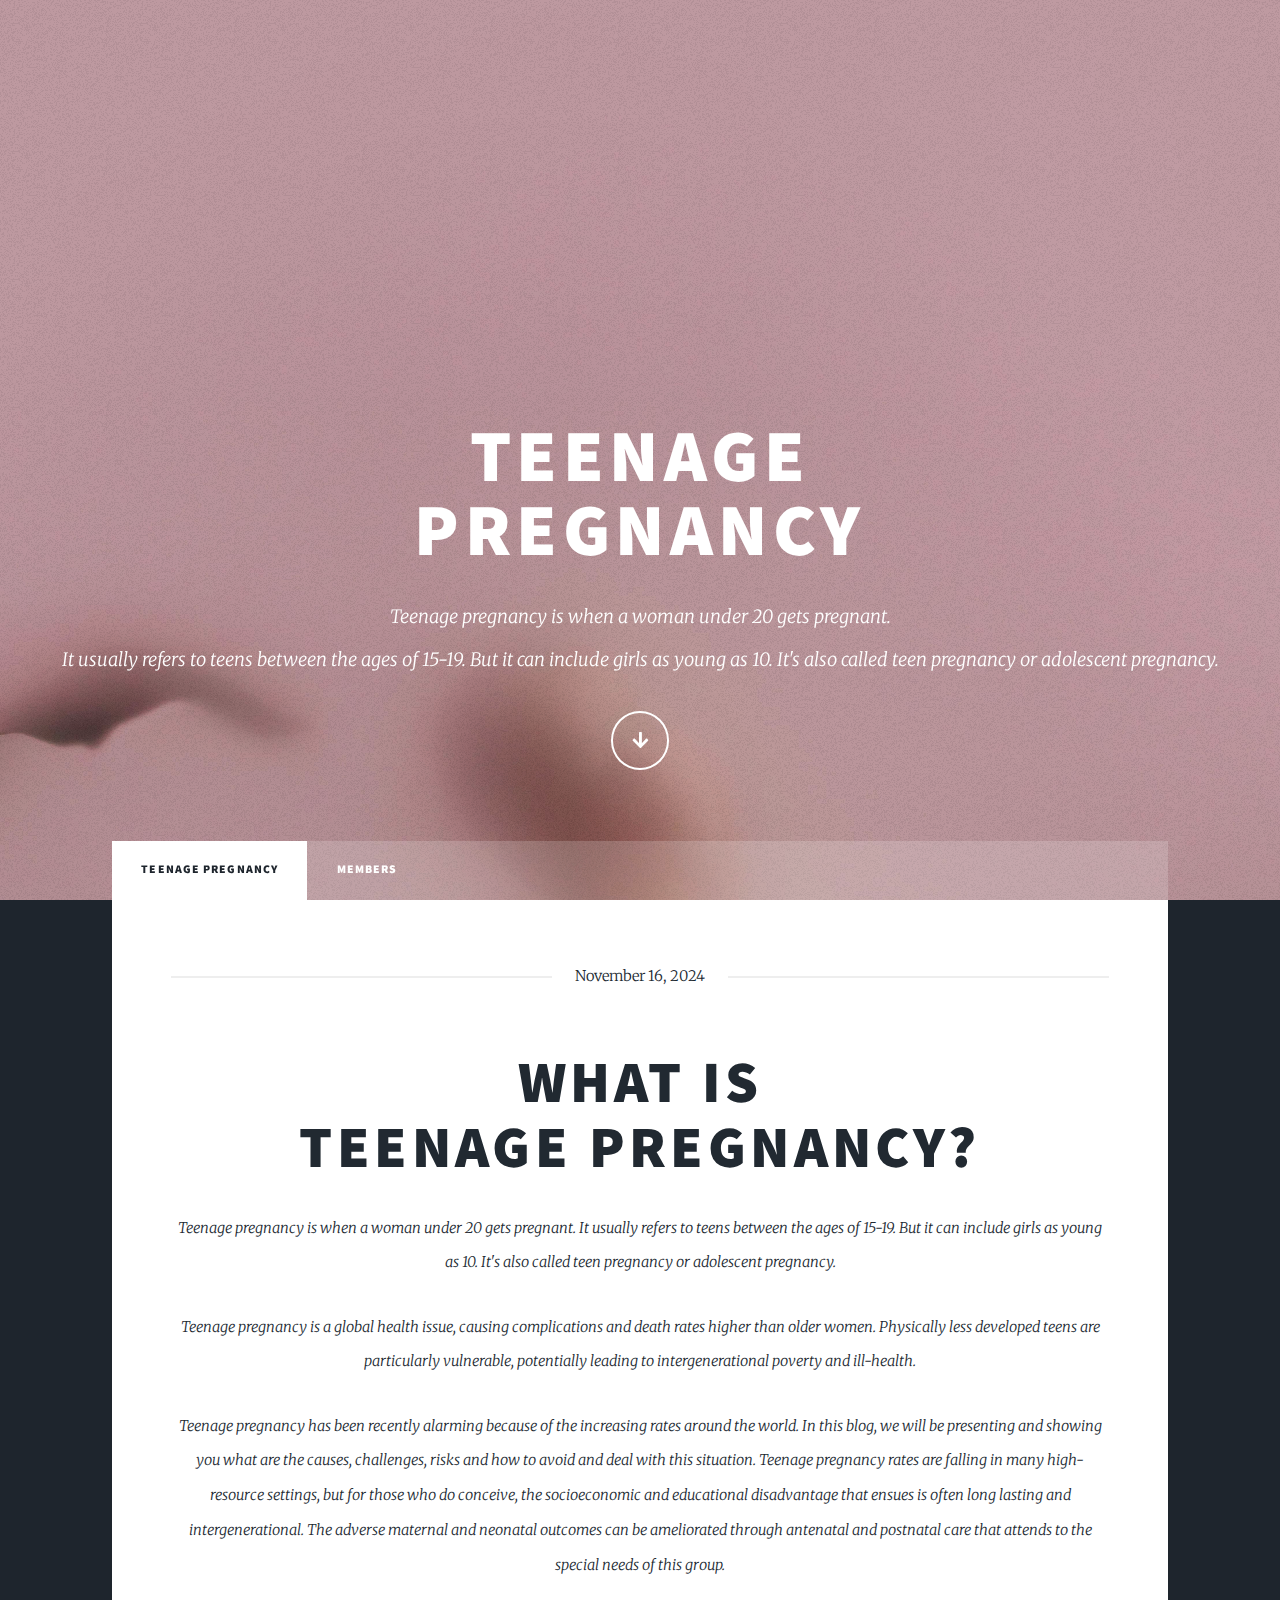
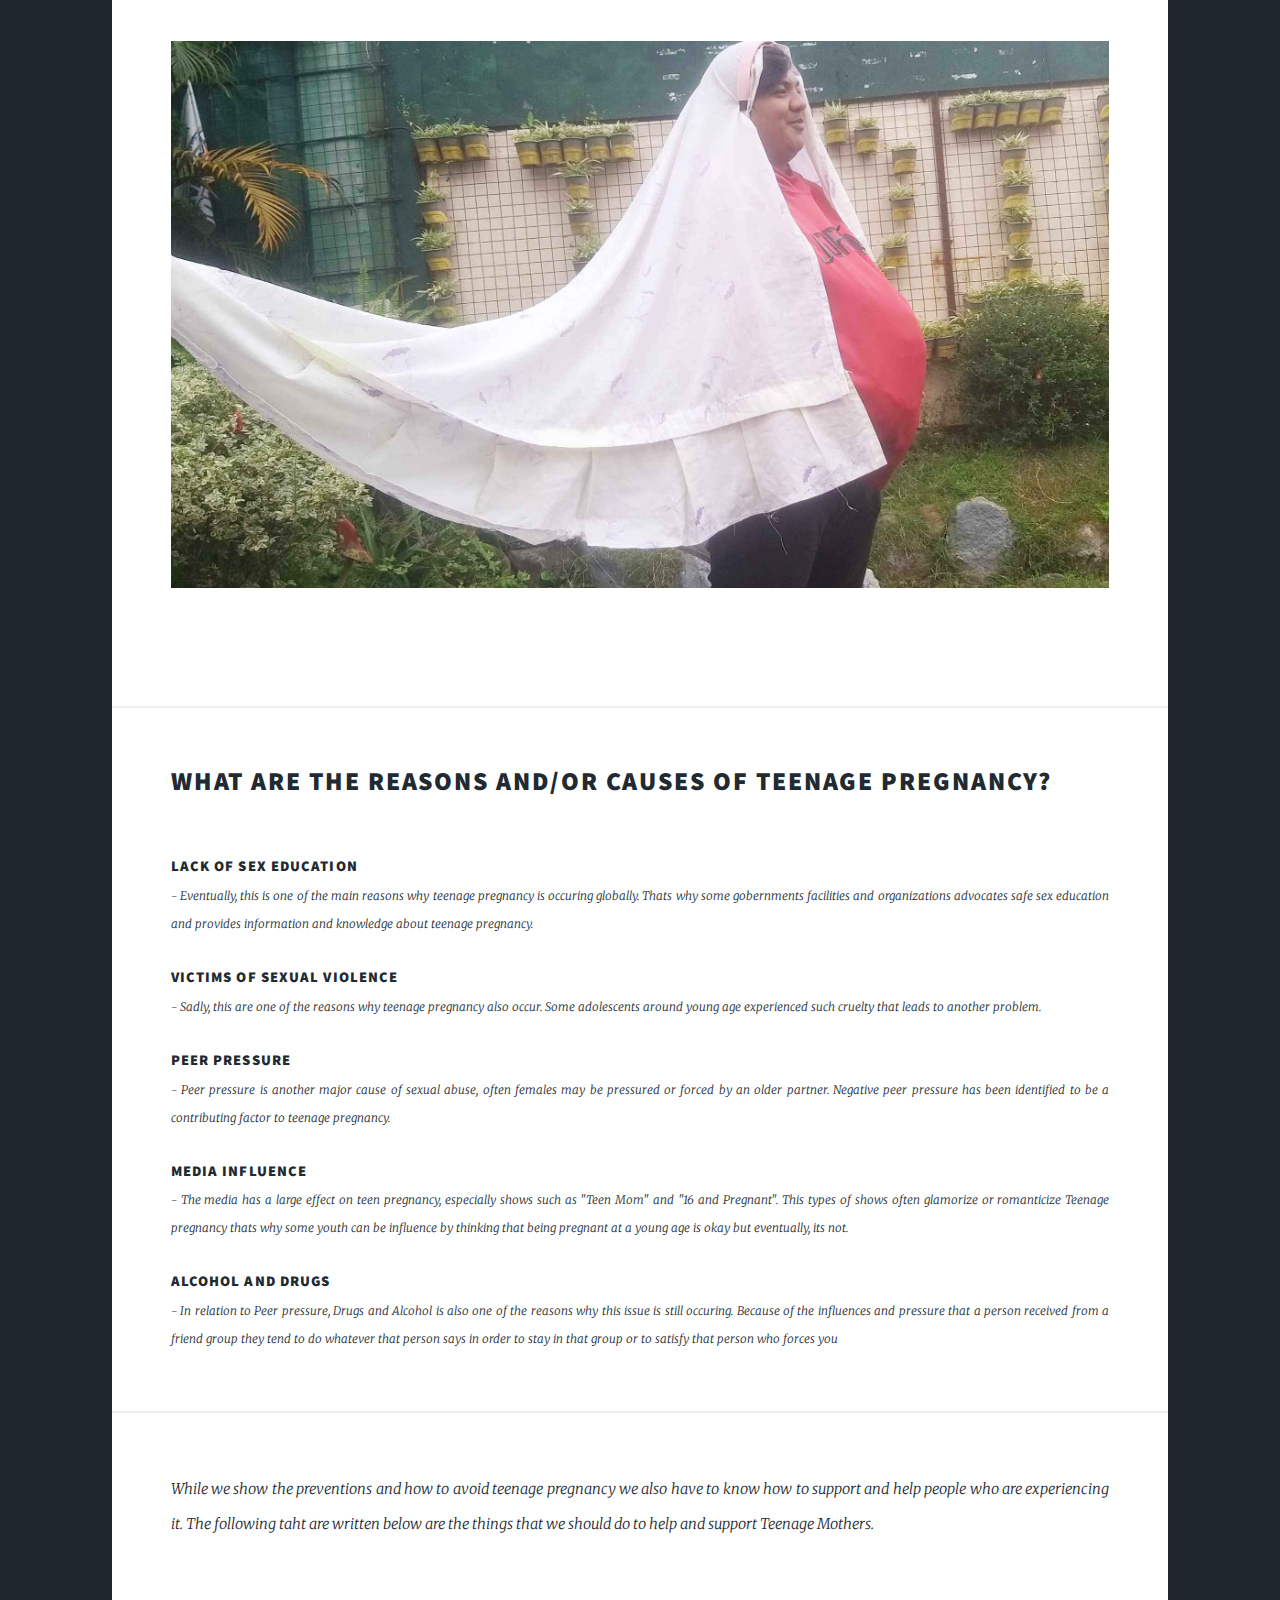
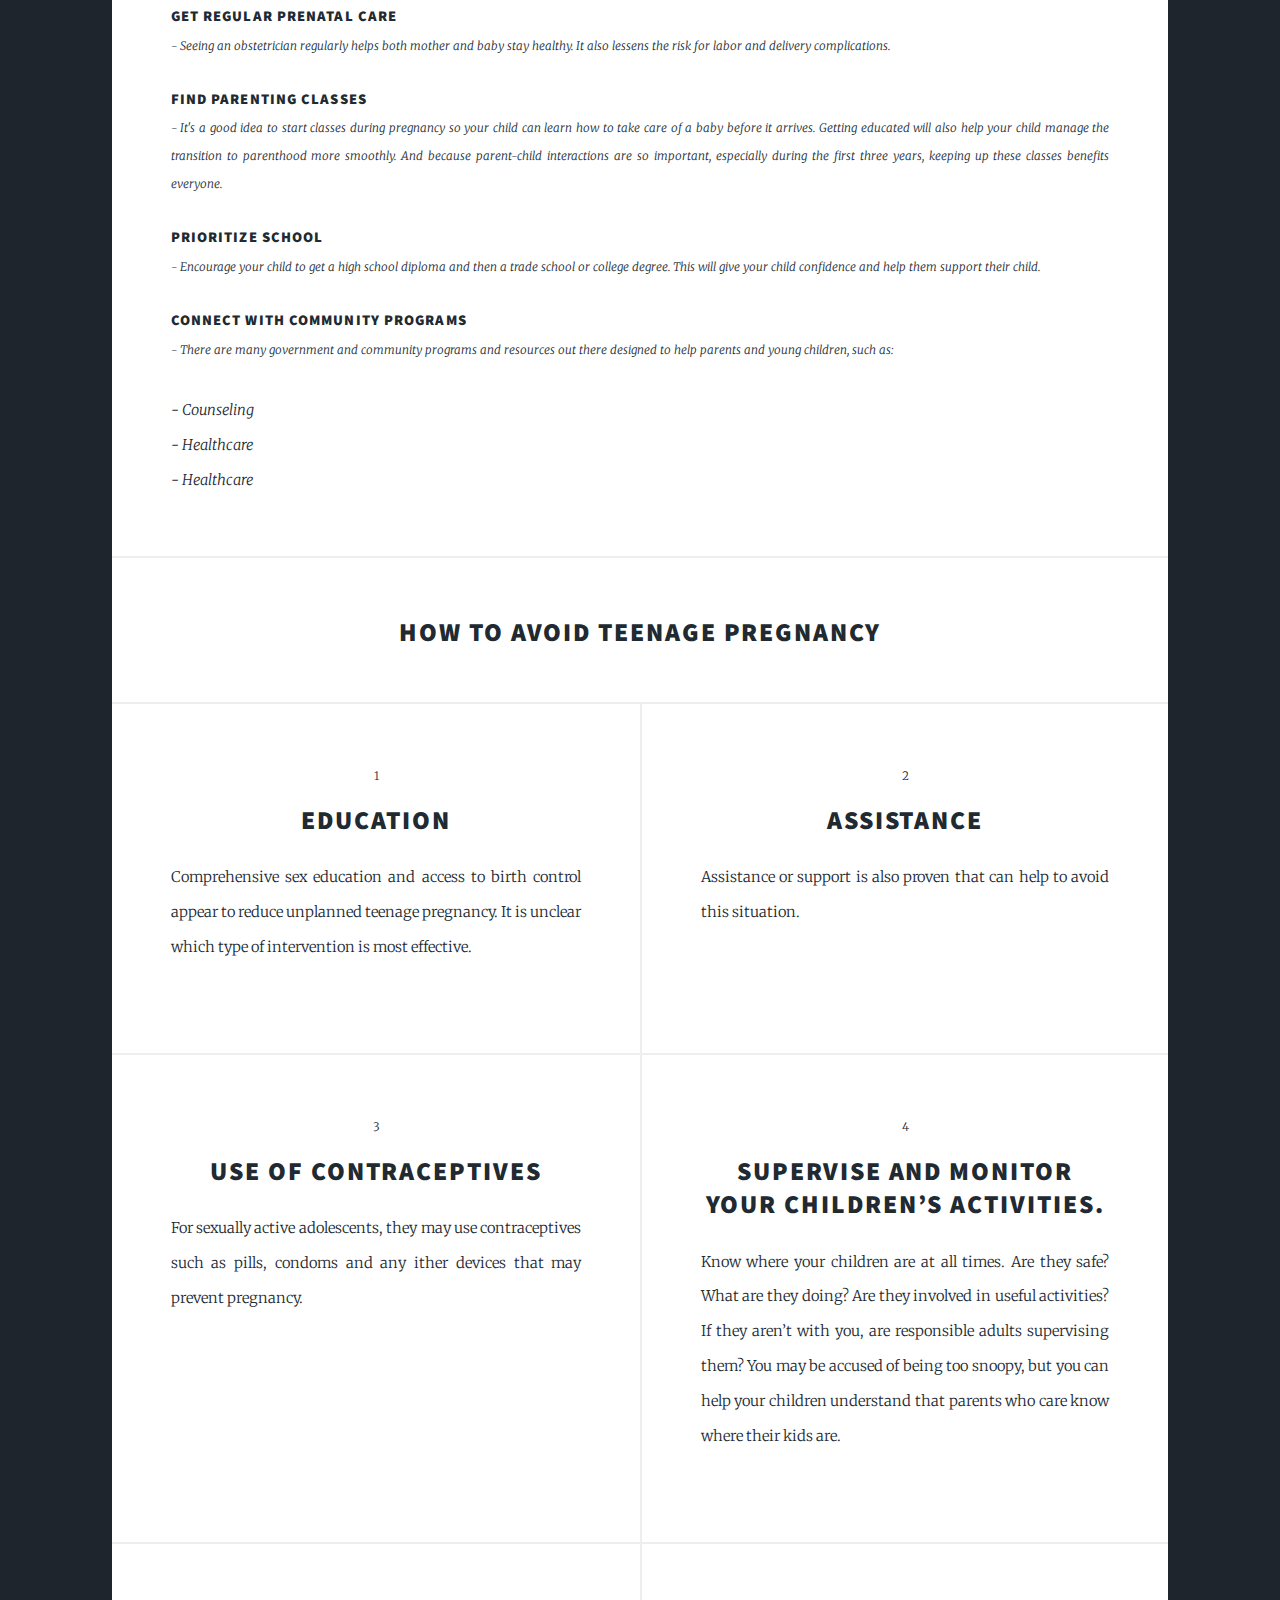
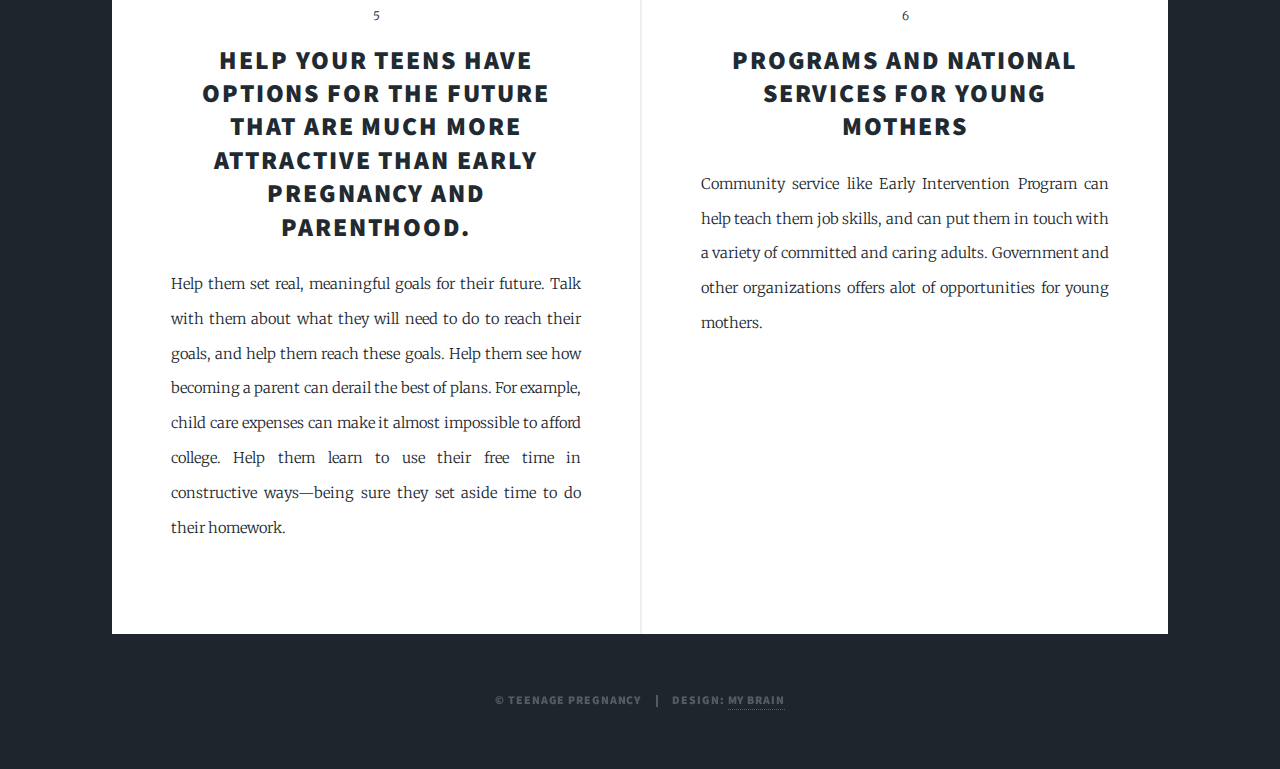
<file: index.html>
<!DOCTYPE HTML>
<html>
	<head>
		<title>Teenage Pregnancy</title>
		<meta charset="utf-8" />
		<meta name="viewport" content="width=device-width, initial-scale=1, user-scalable=no" />
		<link rel="stylesheet" href="assets/css/main.css" />
		<noscript><link rel="stylesheet" href="assets/css/noscript.css" /></noscript>
	</head>
	<body class="is-preload">

		<!-- Wrapper -->
			<div id="wrapper" class="fade-in">

				<!-- Intro -->
					<div id="intro">
						<h1>Teenage<br />
						Pregnancy</h1>
						<p>Teenage pregnancy is when a woman under 20 gets pregnant. <br>It usually refers to teens between the ages of 15-19. But it can include girls as young as 10. It's also called teen pregnancy or adolescent pregnancy.</p>
						<ul class="actions">
							<li><a href="#header" class="button icon solid solo fa-arrow-down scrolly">Continue</a></li>
						</ul>
					</div>

				<!-- Header -->
					<header id="header">
						<a href="index.html" class="logo">BLOG</a>
					</header>

				<!-- Nav -->
					<nav id="nav">
						<ul class="links">
							<li class="active"><a href="index.html">Teenage Pregnancy</a></li>
							<li><a href="generic.html">Members</a></li>

						</ul>
					</nav>

				<!-- Main -->
					<div id="main">

						<!-- Featured Post -->
							<article class="post featured">
								<header class="major">
									<span class="date">November 16, 2024</span>
									<h2><a href="#">What is<br />
									Teenage Pregnancy?</a></h2>
									<p>Teenage pregnancy is when a woman under 20 gets pregnant. It usually refers to teens between the ages of 15-19. 
										But it can include girls as young as 10. It's also called teen pregnancy or adolescent pregnancy.</p>
									<p>Teenage pregnancy is a global health issue, causing complications and death rates higher than older women. Physically less developed teens are particularly vulnerable, potentially leading to intergenerational poverty and ill-health.</p>
									<p>Teenage pregnancy has been recently alarming because of the increasing rates around the world. In this blog, we will be presenting and showing you what are the causes, challenges, risks and how to avoid and deal with this situation. 
										Teenage pregnancy rates are falling in many high-resource settings, but for those who do conceive, the socioeconomic and educational disadvantage that ensues is often long lasting and intergenerational. 
										The adverse maternal and neonatal outcomes can be ameliorated through antenatal and postnatal care that attends to the special needs of this group.</p>
								</header>
								<img src="images/kupal.jpg" alt="" class="image main"/>
							</article>
							<header>
								<h2>What are the reasons and/or causes of Teenage Pregnancy?</h2><br>
								<h4>Lack of Sex education</h4>
								<p> - Eventually, this is one of the main reasons why teenage pregnancy is occuring globally. Thats why some gobernments facilities and organizations advocates safe sex education and provides information and knowledge about teenage pregnancy.</p>
								<h4>Victims of Sexual Violence</h4>
								<p> - Sadly, this are one of the reasons why teenage pregnancy also occur. Some adolescents around young age experienced such cruelty that leads to another problem.</p>
								<h4>Peer pressure</h4>
								<p> - Peer pressure is another major cause of sexual abuse, often females may be pressured or forced by an older partner. Negative peer pressure has been identified to be a contributing factor to teenage pregnancy.</p>
								<h4>Media Influence</h4>
								<p> - The media has a large effect on teen pregnancy, especially shows such as "Teen Mom" and "16 and Pregnant". This types of shows often glamorize or romanticize Teenage pregnancy thats why some youth can be influence by thinking that being pregnant at a young age is okay but eventually, its not.</p>
								<h4>Alcohol and Drugs</h4>
								<p> - In relation to Peer pressure, Drugs and Alcohol is also one of the reasons why this issue is still occuring. Because of the influences and pressure that a person received from a friend group they tend to do whatever that person says in order to stay in that group or to satisfy that person who forces you</p>
							</header>
						<!--HOW to avoid Preg-->
						<header>
							<p>While we show the preventions and how to avoid teenage pregnancy we also have to know how to support and help people who are experiencing it. The following taht are written below are the things that we should do to help and support Teenage Mothers.</p>
							<br>
							<h4>Get regular prenatal care</h4>
								<p> - Seeing an obstetrician regularly helps both mother and baby stay healthy. It also lessens the risk for labor and delivery complications.</p>
							<h4>Find parenting classes</h4>
								<p> - It's a good idea to start classes during pregnancy so your child can learn how to take care of a baby before it arrives. Getting educated will also help your child manage the transition to parenthood more smoothly. And because parent-child interactions are so important, especially during the first three years, keeping up these classes benefits everyone.</p>
							<h4>Prioritize school</h4>
								<p> - Encourage your child to get a high school diploma and then a trade school or college degree. This will give your child confidence and help them support their child.</p>
							<h4>Connect with community programs</h4>
								<p> - There are many government and community programs and resources out there designed to help parents and young children, such as:</p>
								<p> - Counseling<br>
									- Healthcare<br>
									- Healthcare 
								</p>
							</header>
							<header class="HTATP">
								<h2>HOW TO AVOID TEENAGE PREGNANCY</h2>
							</header>
						<!-- Posts -->
							<section class="posts">
								<article>
									<header>
										<span class="date">1</span>
										<h2>Education<br/></h2>
									</header>
									<p>Comprehensive sex education and access to birth control appear to reduce unplanned teenage pregnancy. It is unclear which type of intervention is most effective.</p>
									<ul class="actions special">
									</ul>
								</article>
								<article>
									<header>
										<span class="date">2</span>
										<h2>Assistance<br/></h2>
									</header>
									<p>Assistance or support is also proven that can help to avoid this situation.</p>
									<ul class="actions special">
									</ul>
								</article>
								<article>
									<header>
										<span class="date">3</span>
										<h2>Use of Contraceptives<br/></h2>
									</header>
									<p>For sexually active adolescents, they may use contraceptives such as pills, condoms and any ither devices that may prevent pregnancy.</p>
									<ul class="actions special">
									</ul>
								</article>
								<article>
									<header>
										<span class="date">4</span>
										<h2>Supervise and monitor your children’s activities.<br/></h2>
									</header>
									<p>Know where your children are at all times. Are they safe? What are they doing? Are they involved in useful activities? If they aren’t with you, are responsible adults supervising them? You may be accused of being too snoopy, but you can help your children understand that parents who care know where their kids are.</p>
									<ul class="actions special">
									</ul>
								</article>
								<article>
									<header>
										<span class="date">5</span>
										<h2>Help your teens have options for the future that are much more attractive than early pregnancy and parenthood.<br/></h2>
									</header>
									<p>Help them set real, meaningful goals for their future. Talk with them about what they will need to do to reach their goals, and help them reach these goals. Help them see how becoming a parent can derail the best of plans. For example, child care expenses can make it almost impossible to afford college.
										Help them learn to use their free time in constructive ways—being sure they set aside time to do their homework.</p>
									<ul class="actions special">
									</ul>
								</article>
								<article>
									<header>
										<span class="date">6</span>
										<h2>Programs and National Services for young mothers<br/></h2>
									</header>
									<p>Community service like Early Intervention Program can help teach them job skills, and can put them in touch with a variety of committed and caring adults. Government and other organizations offers alot of opportunities for young mothers.</p>
									<ul class="actions special">
									</ul>
								</article>
							</section>

						<!-- Footer -->
						

					</div>

				<!-- Copyright -->
					<div id="copyright">
						<ul><li>&copy; Teenage Pregnancy</li><li>Design: <a href="https://html5up.net">My Brain</a></li></ul>
					</div>

			</div>

		<!-- Scripts -->
			<script src="assets/js/jquery.min.js"></script>
			<script src="assets/js/jquery.scrollex.min.js"></script>
			<script src="assets/js/jquery.scrolly.min.js"></script>
			<script src="assets/js/browser.min.js"></script>
			<script src="assets/js/breakpoints.min.js"></script>
			<script src="assets/js/util.js"></script>
			<script src="assets/js/main.js"></script>

	</body>
</html>
</file>
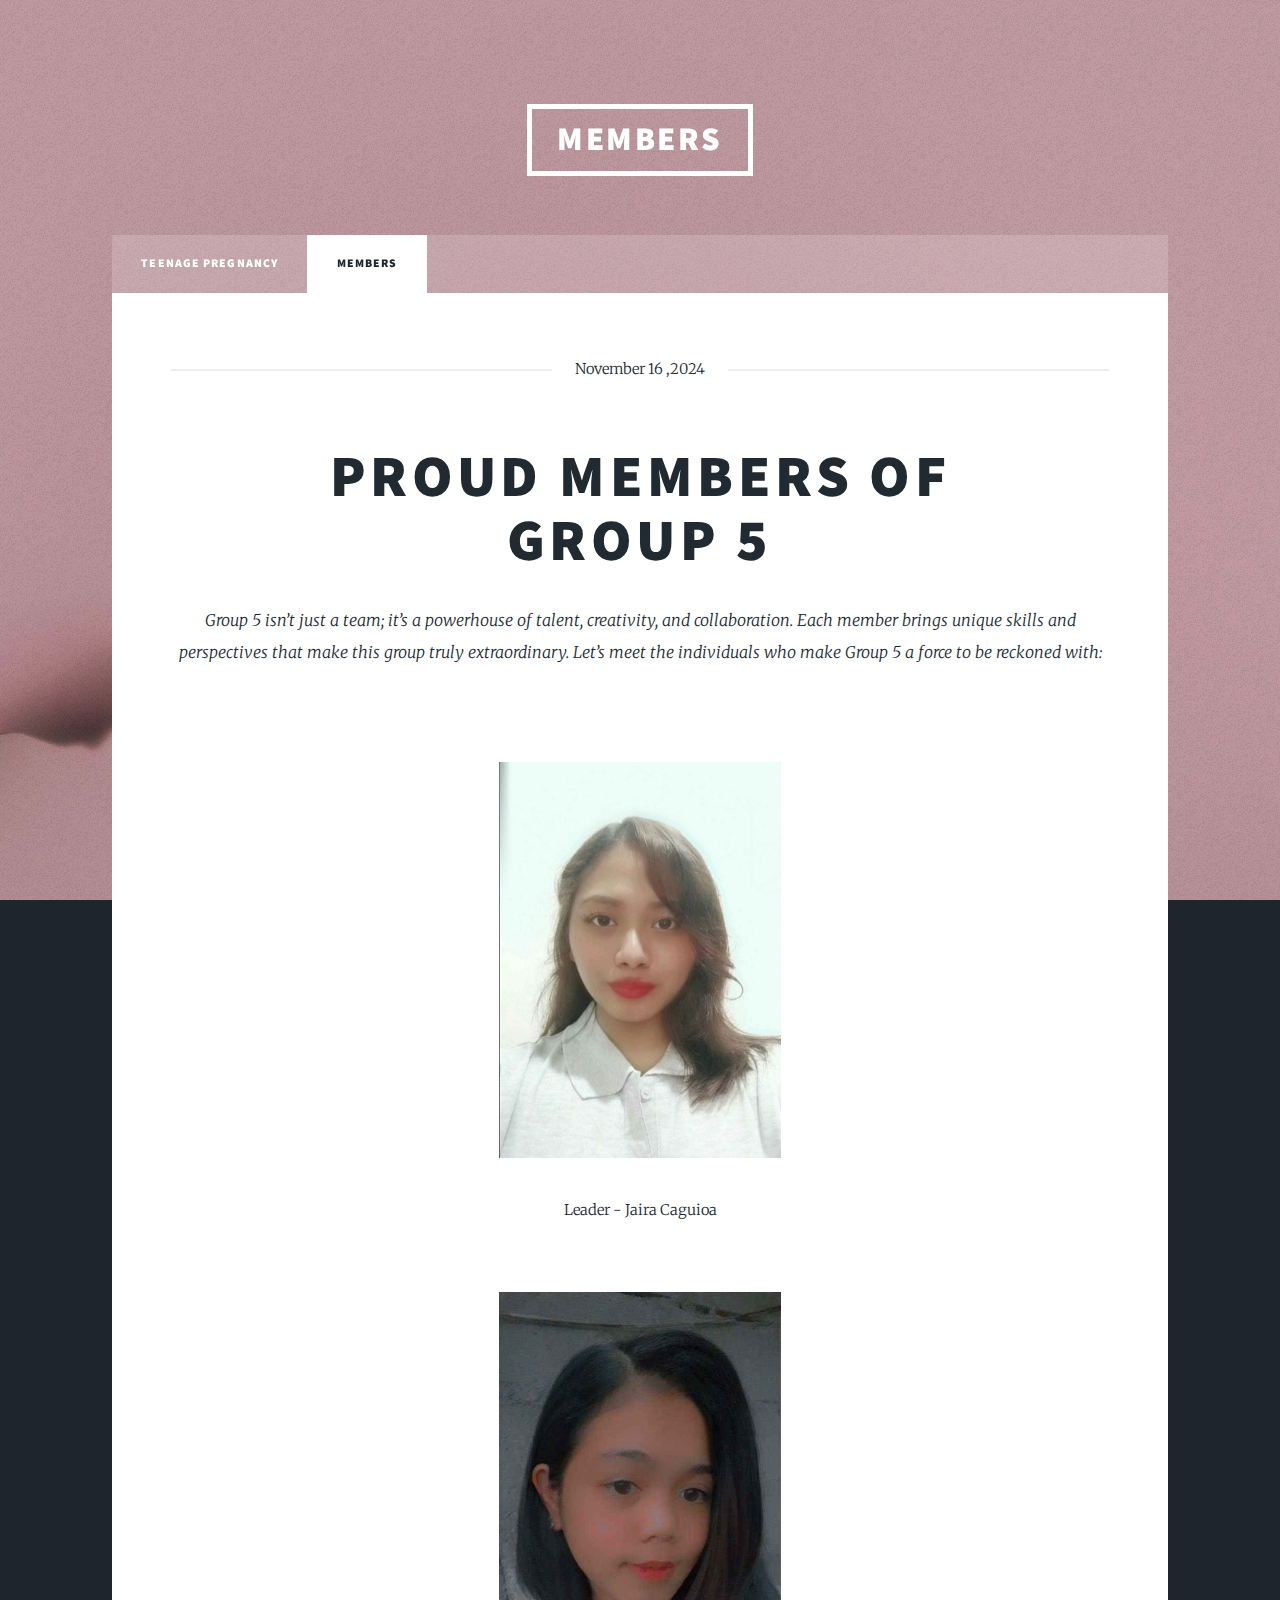
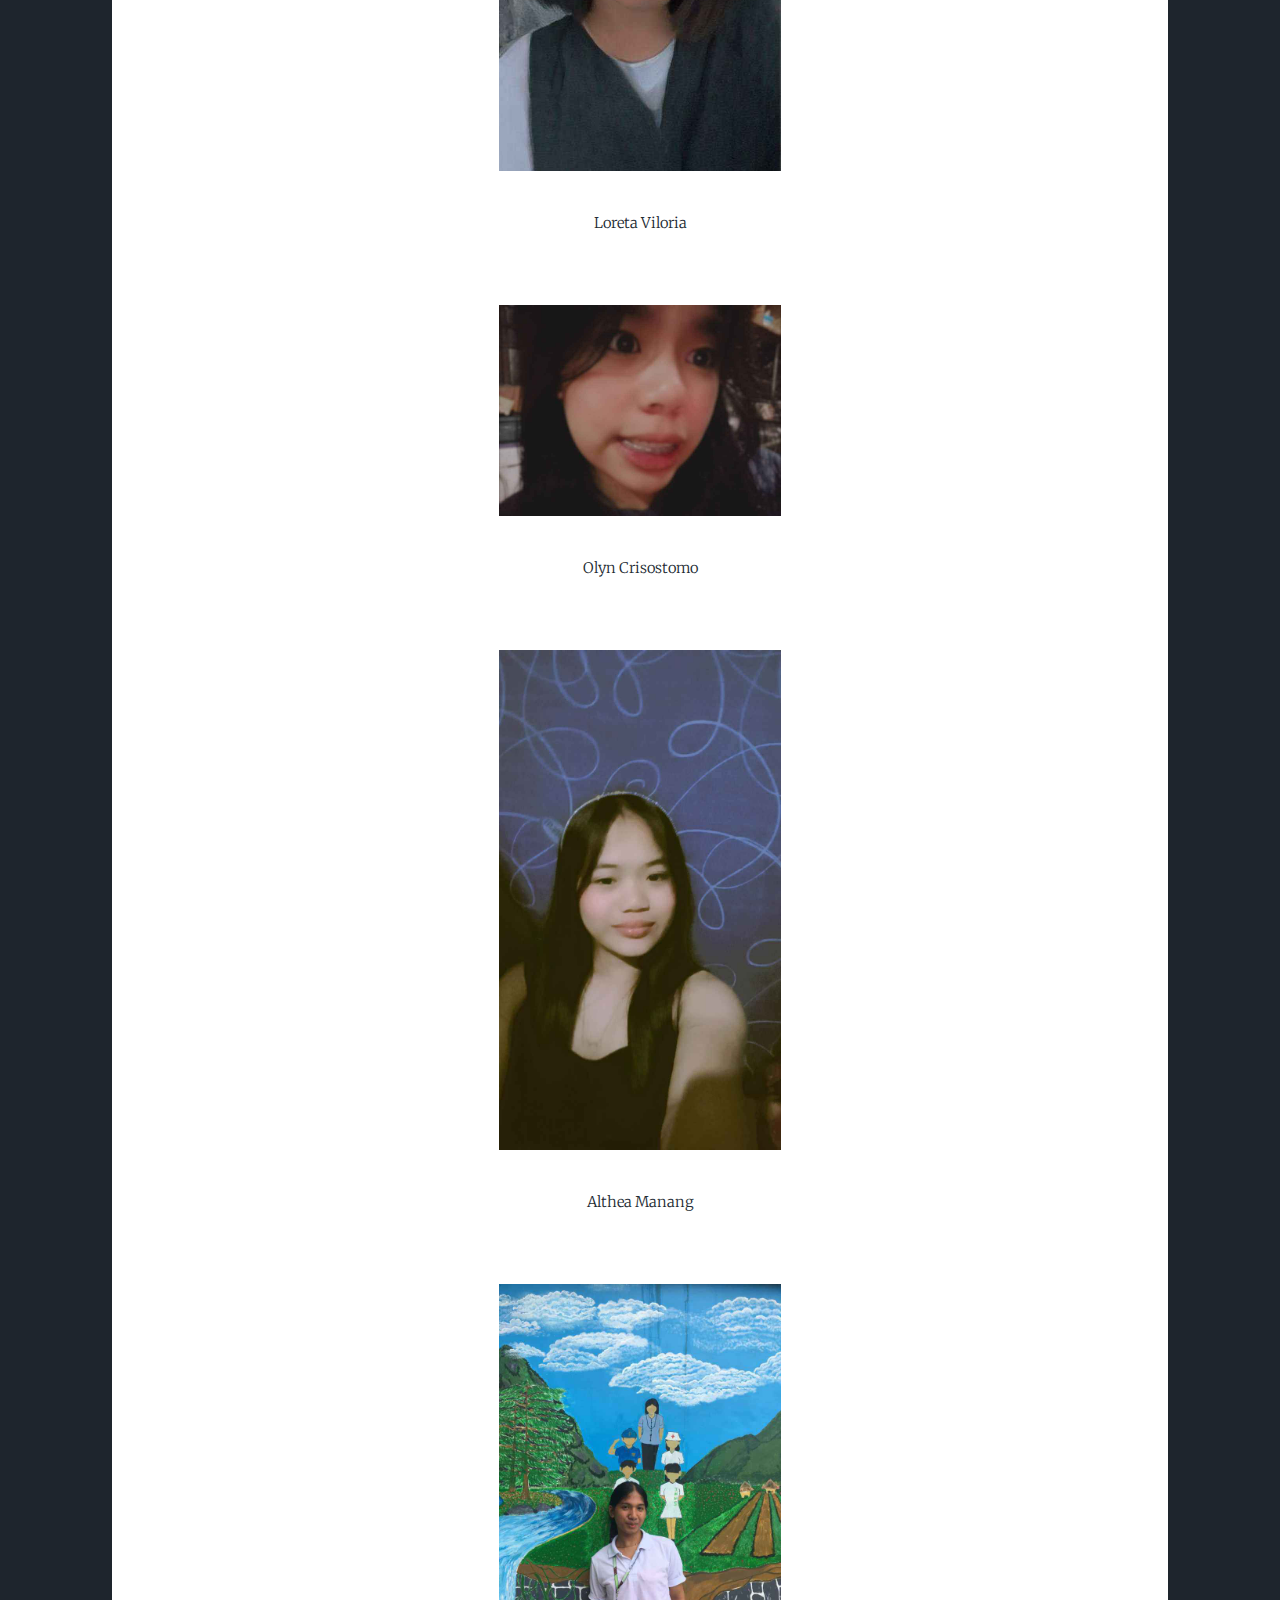
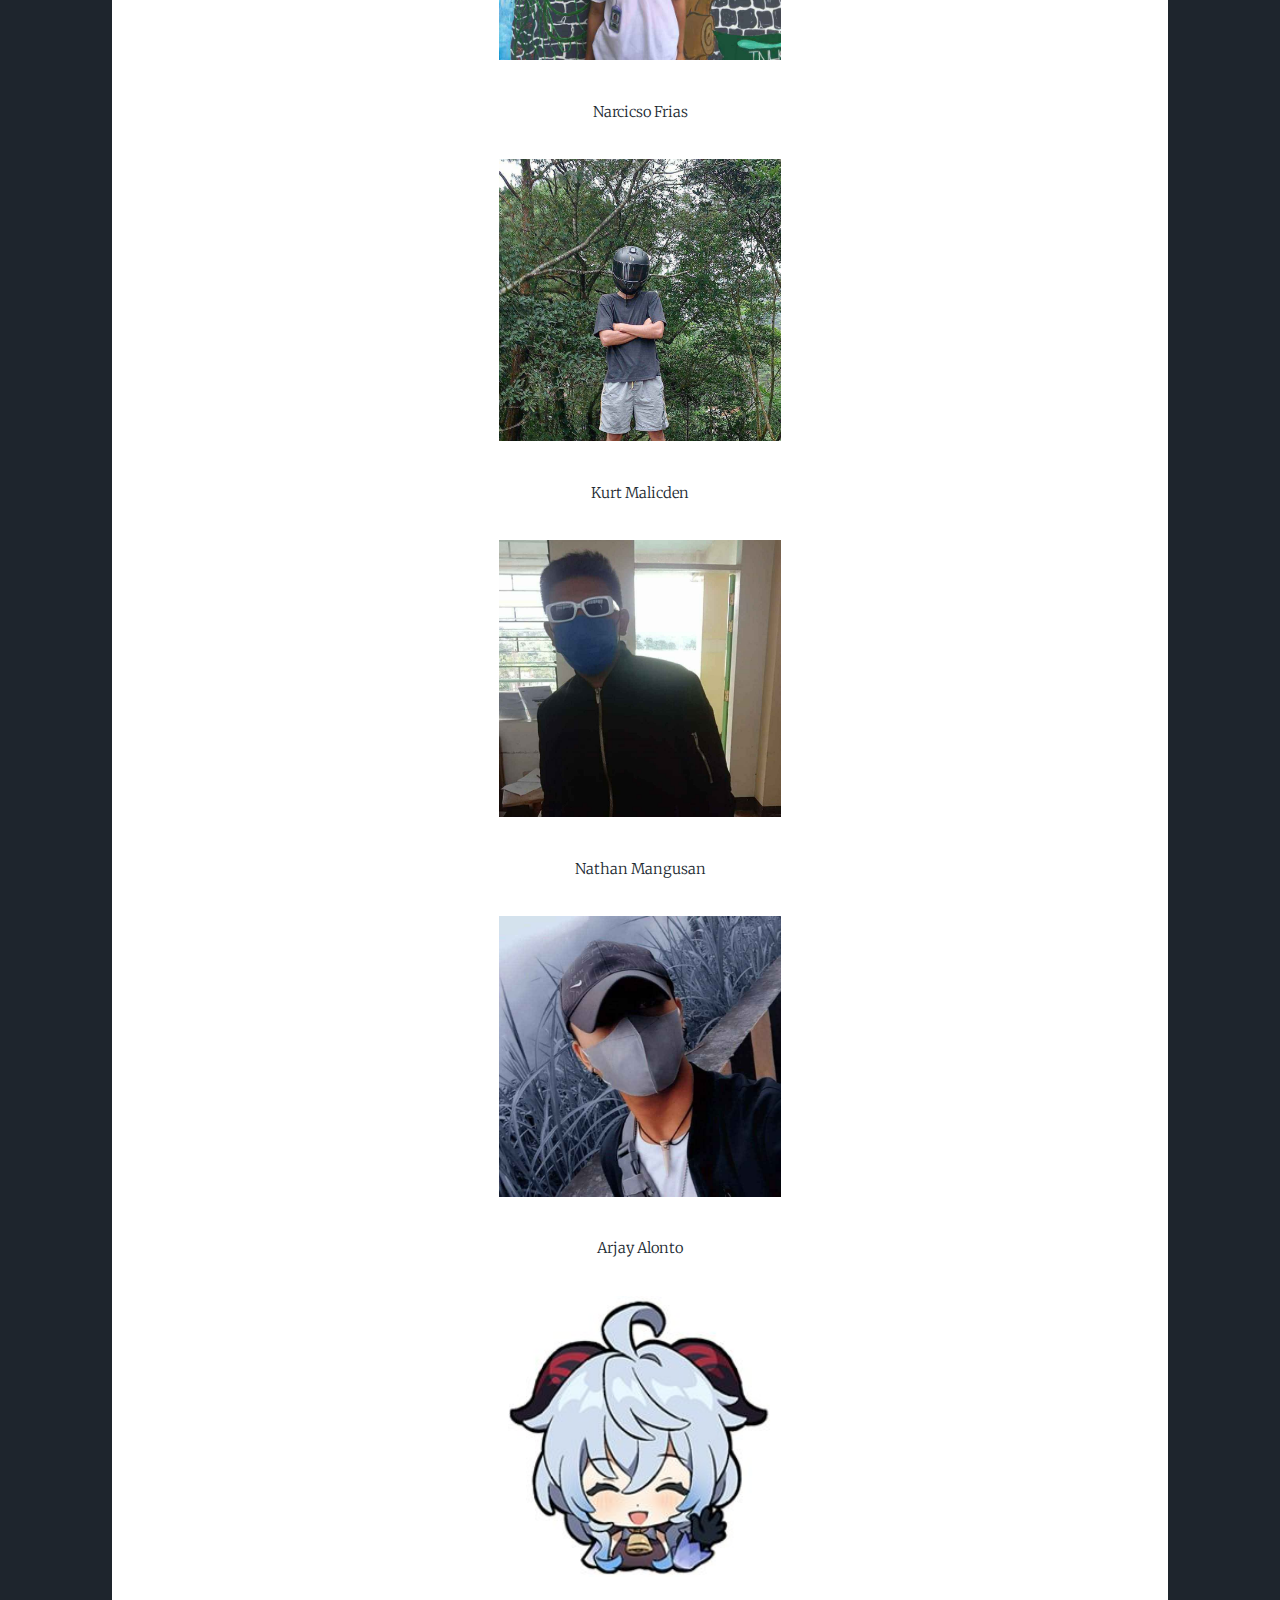
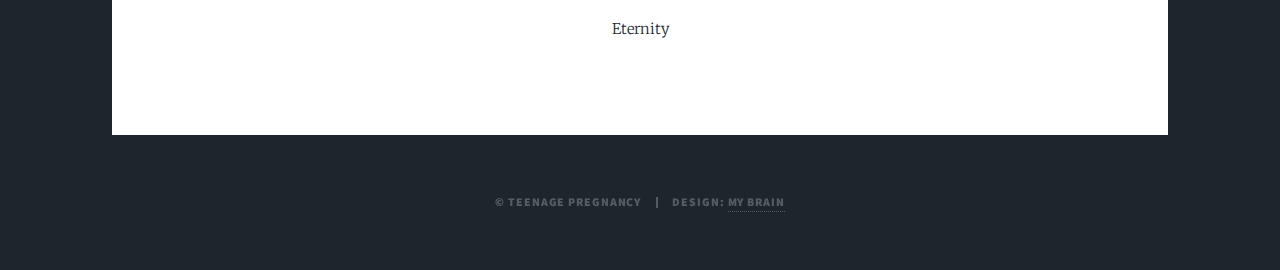
<file: generic.html>
<!DOCTYPE HTML>
<!--
	Massively by HTML5 UP
	html5up.net | @ajlkn
	Free for personal and commercial use under the CCA 3.0 license (html5up.net/license)
-->
<html>
	<head>
		<title>Teenage Pregnancy</title>
		<meta charset="utf-8" />
		<meta name="viewport" content="width=device-width, initial-scale=1, user-scalable=no" />
		<link rel="stylesheet" href="assets/css/main.css" />
		<noscript><link rel="stylesheet" href="assets/css/noscript.css" /></noscript>
	</head>
	<body class="is-preload">

		<!-- Wrapper -->
			<div id="wrapper">

				<!-- Header -->
					<header id="header">
						<a href="generic.html" class="logo">Members</a>
					</header>

				<!-- Nav -->
					<nav id="nav">
						<ul class="links">
							<li><a href="index.html">Teenage Pregnancy</a></li>
							<li class="active"><a href="generic.html">Members</a></li>

						</ul>
					</nav>

				<!-- Main -->
					<div id="main">

						<!-- Post -->
							<section class="post">
								<header class="major">
									<span class="date">November 16 ,2024</span>
									<h1>Proud Members of<br />
									Group 5</h1>
									<p>Group 5 isn’t just a team; it’s a powerhouse of talent, creativity, and collaboration. Each member brings unique skills and perspectives that make this group truly extraordinary. Let’s meet the individuals who make Group 5 a force to be reckoned with:</p>
								</header>
								<br>
								<img src="images/langitgirl.jpg" alt="" class="imagesmembers"/>
								<br>
								<p class="HTATP">Leader - Jaira Caguioa</p>
								<br>
								<img src="images/member1.jpg" alt="" class="imagesmembers"/>
								<br>
								<p class="HTATP">Loreta Viloria</p>
								<br>
								<img src="images/member2.jpg" alt="" class="imagesmembers"/>
								<br>
								<p class="HTATP">Olyn Crisostomo</p>
								<br>
								<img src="images/member3.jpg" alt="" class="imagesmembers"/>
								<br>
								<p class="HTATP">Althea Manang</p>
								<br>
								<img src="images/member4.jpg" alt="" class="imagesmembers"/>
								<br>
								<p class="HTATP">Narcicso Frias</p>
								<img src="images/member5.jpg" alt="" class="imagesmembers"/>
								<br>
								<p class="HTATP">Kurt Malicden</p>
								<img src="images/member6.jpg" alt="" class="imagesmembers"/>
								<br>
								<p class="HTATP">Nathan Mangusan</p>
								<img src="images/member7.jpg" alt="" class="imagesmembers"/>
								<br>
								<p class="HTATP">Arjay Alonto</p>
								<img src="images/eternity.jpg" alt="" class="imagesmembers"/>
								<br>
								<p class="HTATP">Eternity</p>
							</section>
								
					</div>

				

				<!-- Copyright -->
					<div id="copyright">
						<ul><li>&copy; Teenage Pregnancy</li><li>Design: <a href="https://html5up.net">My Brain</a></li></ul>
					</div>

			</div>

		<!-- Scripts -->
			<script src="assets/js/jquery.min.js"></script>
			<script src="assets/js/jquery.scrollex.min.js"></script>
			<script src="assets/js/jquery.scrolly.min.js"></script>
			<script src="assets/js/browser.min.js"></script>
			<script src="assets/js/breakpoints.min.js"></script>
			<script src="assets/js/util.js"></script>
			<script src="assets/js/main.js"></script>

	</body>
</html>
</file>
<file: assets/css/main.css>
@import url(fontawesome-all.min.css);
@import url("https://fonts.googleapis.com/css?family=Merriweather:300,700,300italic,700italic|Source+Sans+Pro:900");

/*
	Massively by HTML5 UP
	html5up.net | @ajlkn
	Free for personal and commercial use under the CCA 3.0 license (html5up.net/license)
*/

html, body, div, span, applet, object,
iframe, h1, h2, h3, h4, h5, h6, p, blockquote,
pre, a, abbr, acronym, address, big, cite,
code, del, dfn, em, img, ins, kbd, q, s, samp,
small, strike, strong, sub, sup, tt, var, b,
u, i, center, dl, dt, dd, ol, ul, li, fieldset,
form, label, legend, table, caption, tbody,
tfoot, thead, tr, th, td, article, aside,
canvas, details, embed, figure, figcaption,
footer, header, hgroup, menu, nav, output, ruby,
section, summary, time, mark, audio, video {
	margin: 0;
	padding: 0;
	border: 0;
	font-size: 100%;
	font: inherit;
	vertical-align: baseline;}

article, aside, details, figcaption, figure,
footer, header, hgroup, menu, nav, section {
	display: block;}

body {
	line-height: 1;
}

ol, ul {
	list-style: none;
}

blockquote, q {
	quotes: none;
}

	blockquote:before, blockquote:after, q:before, q:after {
		content: '';
		content: none;
	}

table {
	border-collapse: collapse;
	border-spacing: 0;
}

body {
	-webkit-text-size-adjust: none;
}

mark {
	background-color: transparent;
	color: inherit;
}

input::-moz-focus-inner {
	border: 0;
	padding: 0;
}

input, select, textarea {
	-moz-appearance: none;
	-webkit-appearance: none;
	-ms-appearance: none;
	appearance: none;
}

/* Basic */

	@-ms-viewport {
		width: device-width;
	}

	body {
		-ms-overflow-style: scrollbar;
	}

	@media screen and (max-width: 480px) {

		html, body {
			min-width: 320px;
		}

	}

	html {
		box-sizing: border-box;
	}

	*, *:before, *:after {
		box-sizing: inherit;
	}

	body {
		background-color: #1e252d;
	}

		body.is-preload *, body.is-preload *:before, body.is-preload *:after {
			-moz-animation: none !important;
			-webkit-animation: none !important;
			-ms-animation: none !important;
			animation: none !important;
			-moz-transition: none !important;
			-webkit-transition: none !important;
			-ms-transition: none !important;
			transition: none !important;
		}

/* Type */

	html {
		font-size: 16pt;
	}

		@media screen and (max-width: 1680px) {

			html {
				font-size: 12pt;
			}

		}

		@media screen and (max-width: 1280px) {

			html {
				font-size: 11pt;
			}

		}

		@media screen and (max-width: 360px) {

			html {
				font-size: 10pt;
			}

		}

	body {
		color: #212931;
	}

	body, input, select, textarea {
		font-family: "Merriweather", Georgia, serif;
		font-weight: 300;
		font-size: 1rem;
		line-height: 2.375;
	}

	a {
		-moz-transition: color 0.2s ease-in-out, background-color 0.2s ease-in-out, border-color 0.2s ease-in-out, box-shadow 0.2s ease-in-out;
		-webkit-transition: color 0.2s ease-in-out, background-color 0.2s ease-in-out, border-color 0.2s ease-in-out, box-shadow 0.2s ease-in-out;
		-ms-transition: color 0.2s ease-in-out, background-color 0.2s ease-in-out, border-color 0.2s ease-in-out, box-shadow 0.2s ease-in-out;
		transition: color 0.2s ease-in-out, background-color 0.2s ease-in-out, border-color 0.2s ease-in-out, box-shadow 0.2s ease-in-out;
		border-bottom: dotted 1px;
		text-decoration: none;
	}

		a:hover {
			border-bottom-color: transparent;
		}

	strong, b {
		font-weight: 600;
	}

	em, i {
		font-style: italic;
	}

	p {
		text-align: justify;
		margin: 0 0 2rem 0;
	}

	h1, h2, h3, h4, h5, h6 {
		font-family: "Source Sans Pro", Helvetica, sans-serif;
		font-weight: 900;
		line-height: 1.5;
		letter-spacing: 0.075em;
		text-transform: uppercase;
		margin: 0 0 1rem 0;
	}

		h1 a, h2 a, h3 a, h4 a, h5 a, h6 a {
			border-bottom: 0;
			color: inherit;
			text-decoration: none;
		}

	h1 {
		font-size: 4rem;
		line-height: 1.1;
		margin: 0 0 2rem 0;
	}

	h2 {
		font-size: 1.75rem;
		line-height: 1.3;
		margin: 0 0 1.5rem 0;
	}

	h3 {
		font-size: 1.25rem;
		margin: 0 0 1.5rem 0;
	}

	h4 {
		font-size: 1rem;
	}

	h5 {
		font-size: 0.9rem;
	}

	h6 {
		font-size: 0.8rem;
	}

	sub {
		font-size: 0.8rem;
		position: relative;
		top: 0.5rem;
	}

	sup {
		font-size: 0.8rem;
		position: relative;
		top: -0.5rem;
	}

	blockquote {
		border-left: solid 4px;
		font-style: italic;
		margin: 0 0 2rem 0;
		padding: 0.5rem 0 0.5rem 2rem;
	}

	code {
		border: solid 2px;
		font-family: "Courier New", monospace;
		font-size: 0.9rem;
		margin: 0 0.25rem;
		padding: 0.25rem 0.65rem;
	}

	pre {
		-webkit-overflow-scrolling: touch;
		font-family: "Courier New", monospace;
		font-size: 0.9rem;
		margin: 0 0 2rem 0;
	}

		pre code {
			display: block;
			line-height: 1.75;
			padding: 1rem 1.5rem;
			overflow-x: auto;
		}

	hr {
		border: 0;
		border-bottom: solid 2px;
		margin: 3rem 0;
	}

		hr.major {
			margin: 5rem 0;
		}

	.align-left {
		text-align: left;
	}

	.align-center {
		text-align: center;
	}

	.align-right {
		text-align: right;
	}

	input, select, textarea {
		color: #212931;
	}

	a {
		color: #212931;
		border-bottom-color: rgba(33, 41, 49, 0.5);
	}

		a:hover {
			border-bottom-color: transparent;
			color: #18bfef !important;
		}

	strong, b {
		color: #212931;
	}

	h1, h2, h3, h4, h5, h6 {
		color: #212931;
	}

	blockquote {
		border-left-color: #eeeeee;
	}

	code {
		background: rgba(220, 220, 220, 0.25);
		border-color: #eeeeee;
	}

	hr {
		border-bottom-color: #eeeeee;
	}

/* Row */

	.row {
		display: flex;
		flex-wrap: wrap;
		box-sizing: border-box;
		align-items: stretch;
	}

		.row > * {
			box-sizing: border-box;
		}

		.row.gtr-uniform > * > :last-child {
			margin-bottom: 0;
		}

		.row.aln-left {
			justify-content: flex-start;
		}

		.row.aln-center {
			justify-content: center;
		}

		.row.aln-right {
			justify-content: flex-end;
		}

		.row.aln-top {
			align-items: flex-start;
		}

		.row.aln-middle {
			align-items: center;
		}

		.row.aln-bottom {
			align-items: flex-end;
		}

		.row > .imp {
			order: -1;
		}

		.row > .col-1 {
			width: 8.33333%;
		}

		.row > .off-1 {
			margin-left: 8.33333%;
		}

		.row > .col-2 {
			width: 16.66667%;
		}

		.row > .off-2 {
			margin-left: 16.66667%;
		}

		.row > .col-3 {
			width: 25%;
		}

		.row > .off-3 {
			margin-left: 25%;
		}

		.row > .col-4 {
			width: 33.33333%;
		}

		.row > .off-4 {
			margin-left: 33.33333%;
		}

		.row > .col-5 {
			width: 41.66667%;
		}

		.row > .off-5 {
			margin-left: 41.66667%;
		}

		.row > .col-6 {
			width: 50%;
		}

		.row > .off-6 {
			margin-left: 50%;
		}

		.row > .col-7 {
			width: 58.33333%;
		}

		.row > .off-7 {
			margin-left: 58.33333%;
		}

		.row > .col-8 {
			width: 66.66667%;
		}

		.row > .off-8 {
			margin-left: 66.66667%;
		}

		.row > .col-9 {
			width: 75%;
		}

		.row > .off-9 {
			margin-left: 75%;
		}

		.row > .col-10 {
			width: 83.33333%;
		}

		.row > .off-10 {
			margin-left: 83.33333%;
		}

		.row > .col-11 {
			width: 91.66667%;
		}

		.row > .off-11 {
			margin-left: 91.66667%;
		}

		.row > .col-12 {
			width: 100%;
		}

		.row > .off-12 {
			margin-left: 100%;
		}

		.row.gtr-0 {
			margin-top: 0;
			margin-left: 0rem;
		}

			.row.gtr-0 > * {
				padding: 0 0 0 0rem;
			}

			.row.gtr-0.gtr-uniform {
				margin-top: 0rem;
			}

				.row.gtr-0.gtr-uniform > * {
					padding-top: 0rem;
				}

		.row.gtr-25 {
			margin-top: 0;
			margin-left: -0.375rem;
		}

			.row.gtr-25 > * {
				padding: 0 0 0 0.375rem;
			}

			.row.gtr-25.gtr-uniform {
				margin-top: -0.375rem;
			}

				.row.gtr-25.gtr-uniform > * {
					padding-top: 0.375rem;
				}

		.row.gtr-50 {
			margin-top: 0;
			margin-left: -0.75rem;
		}

			.row.gtr-50 > * {
				padding: 0 0 0 0.75rem;
			}

			.row.gtr-50.gtr-uniform {
				margin-top: -0.75rem;
			}

				.row.gtr-50.gtr-uniform > * {
					padding-top: 0.75rem;
				}

		.row {
			margin-top: 0;
			margin-left: -1.5rem;
		}

			.row > * {
				padding: 0 0 0 1.5rem;
			}

			.row.gtr-uniform {
				margin-top: -1.5rem;
			}

				.row.gtr-uniform > * {
					padding-top: 1.5rem;
				}

		.row.gtr-150 {
			margin-top: 0;
			margin-left: -2.25rem;
		}

			.row.gtr-150 > * {
				padding: 0 0 0 2.25rem;
			}

			.row.gtr-150.gtr-uniform {
				margin-top: -2.25rem;
			}

				.row.gtr-150.gtr-uniform > * {
					padding-top: 2.25rem;
				}

		.row.gtr-200 {
			margin-top: 0;
			margin-left: -3rem;
		}

			.row.gtr-200 > * {
				padding: 0 0 0 3rem;
			}

			.row.gtr-200.gtr-uniform {
				margin-top: -3rem;
			}

				.row.gtr-200.gtr-uniform > * {
					padding-top: 3rem;
				}

		@media screen and (max-width: 1680px) {

			.row {
				display: flex;
				flex-wrap: wrap;
				box-sizing: border-box;
				align-items: stretch;
			}

				.row > * {
					box-sizing: border-box;
				}

				.row.gtr-uniform > * > :last-child {
					margin-bottom: 0;
				}

				.row.aln-left {
					justify-content: flex-start;
				}

				.row.aln-center {
					justify-content: center;
				}

				.row.aln-right {
					justify-content: flex-end;
				}

				.row.aln-top {
					align-items: flex-start;
				}

				.row.aln-middle {
					align-items: center;
				}

				.row.aln-bottom {
					align-items: flex-end;
				}

				.row > .imp-xlarge {
					order: -1;
				}

				.row > .col-1-xlarge {
					width: 8.33333%;
				}

				.row > .off-1-xlarge {
					margin-left: 8.33333%;
				}

				.row > .col-2-xlarge {
					width: 16.66667%;
				}

				.row > .off-2-xlarge {
					margin-left: 16.66667%;
				}

				.row > .col-3-xlarge {
					width: 25%;
				}

				.row > .off-3-xlarge {
					margin-left: 25%;
				}

				.row > .col-4-xlarge {
					width: 33.33333%;
				}

				.row > .off-4-xlarge {
					margin-left: 33.33333%;
				}

				.row > .col-5-xlarge {
					width: 41.66667%;
				}

				.row > .off-5-xlarge {
					margin-left: 41.66667%;
				}

				.row > .col-6-xlarge {
					width: 50%;
				}

				.row > .off-6-xlarge {
					margin-left: 50%;
				}

				.row > .col-7-xlarge {
					width: 58.33333%;
				}

				.row > .off-7-xlarge {
					margin-left: 58.33333%;
				}

				.row > .col-8-xlarge {
					width: 66.66667%;
				}

				.row > .off-8-xlarge {
					margin-left: 66.66667%;
				}

				.row > .col-9-xlarge {
					width: 75%;
				}

				.row > .off-9-xlarge {
					margin-left: 75%;
				}

				.row > .col-10-xlarge {
					width: 83.33333%;
				}

				.row > .off-10-xlarge {
					margin-left: 83.33333%;
				}

				.row > .col-11-xlarge {
					width: 91.66667%;
				}

				.row > .off-11-xlarge {
					margin-left: 91.66667%;
				}

				.row > .col-12-xlarge {
					width: 100%;
				}

				.row > .off-12-xlarge {
					margin-left: 100%;
				}

				.row.gtr-0 {
					margin-top: 0;
					margin-left: 0rem;
				}

					.row.gtr-0 > * {
						padding: 0 0 0 0rem;
					}

					.row.gtr-0.gtr-uniform {
						margin-top: 0rem;
					}

						.row.gtr-0.gtr-uniform > * {
							padding-top: 0rem;
						}

				.row.gtr-25 {
					margin-top: 0;
					margin-left: -0.375rem;
				}

					.row.gtr-25 > * {
						padding: 0 0 0 0.375rem;
					}

					.row.gtr-25.gtr-uniform {
						margin-top: -0.375rem;
					}

						.row.gtr-25.gtr-uniform > * {
							padding-top: 0.375rem;
						}

				.row.gtr-50 {
					margin-top: 0;
					margin-left: -0.75rem;
				}

					.row.gtr-50 > * {
						padding: 0 0 0 0.75rem;
					}

					.row.gtr-50.gtr-uniform {
						margin-top: -0.75rem;
					}

						.row.gtr-50.gtr-uniform > * {
							padding-top: 0.75rem;
						}

				.row {
					margin-top: 0;
					margin-left: -1.5rem;
				}

					.row > * {
						padding: 0 0 0 1.5rem;
					}

					.row.gtr-uniform {
						margin-top: -1.5rem;
					}

						.row.gtr-uniform > * {
							padding-top: 1.5rem;
						}

				.row.gtr-150 {
					margin-top: 0;
					margin-left: -2.25rem;
				}

					.row.gtr-150 > * {
						padding: 0 0 0 2.25rem;
					}

					.row.gtr-150.gtr-uniform {
						margin-top: -2.25rem;
					}

						.row.gtr-150.gtr-uniform > * {
							padding-top: 2.25rem;
						}

				.row.gtr-200 {
					margin-top: 0;
					margin-left: -3rem;
				}

					.row.gtr-200 > * {
						padding: 0 0 0 3rem;
					}

					.row.gtr-200.gtr-uniform {
						margin-top: -3rem;
					}

						.row.gtr-200.gtr-uniform > * {
							padding-top: 3rem;
						}

		}

		@media screen and (max-width: 1280px) {

			.row {
				display: flex;
				flex-wrap: wrap;
				box-sizing: border-box;
				align-items: stretch;
			}

				.row > * {
					box-sizing: border-box;
				}

				.row.gtr-uniform > * > :last-child {
					margin-bottom: 0;
				}

				.row.aln-left {
					justify-content: flex-start;
				}

				.row.aln-center {
					justify-content: center;
				}

				.row.aln-right {
					justify-content: flex-end;
				}

				.row.aln-top {
					align-items: flex-start;
				}

				.row.aln-middle {
					align-items: center;
				}

				.row.aln-bottom {
					align-items: flex-end;
				}

				.row > .imp-large {
					order: -1;
				}

				.row > .col-1-large {
					width: 8.33333%;
				}

				.row > .off-1-large {
					margin-left: 8.33333%;
				}

				.row > .col-2-large {
					width: 16.66667%;
				}

				.row > .off-2-large {
					margin-left: 16.66667%;
				}

				.row > .col-3-large {
					width: 25%;
				}

				.row > .off-3-large {
					margin-left: 25%;
				}

				.row > .col-4-large {
					width: 33.33333%;
				}

				.row > .off-4-large {
					margin-left: 33.33333%;
				}

				.row > .col-5-large {
					width: 41.66667%;
				}

				.row > .off-5-large {
					margin-left: 41.66667%;
				}

				.row > .col-6-large {
					width: 50%;
				}

				.row > .off-6-large {
					margin-left: 50%;
				}

				.row > .col-7-large {
					width: 58.33333%;
				}

				.row > .off-7-large {
					margin-left: 58.33333%;
				}

				.row > .col-8-large {
					width: 66.66667%;
				}

				.row > .off-8-large {
					margin-left: 66.66667%;
				}

				.row > .col-9-large {
					width: 75%;
				}

				.row > .off-9-large {
					margin-left: 75%;
				}

				.row > .col-10-large {
					width: 83.33333%;
				}

				.row > .off-10-large {
					margin-left: 83.33333%;
				}

				.row > .col-11-large {
					width: 91.66667%;
				}

				.row > .off-11-large {
					margin-left: 91.66667%;
				}

				.row > .col-12-large {
					width: 100%;
				}

				.row > .off-12-large {
					margin-left: 100%;
				}

				.row.gtr-0 {
					margin-top: 0;
					margin-left: 0rem;
				}

					.row.gtr-0 > * {
						padding: 0 0 0 0rem;
					}

					.row.gtr-0.gtr-uniform {
						margin-top: 0rem;
					}

						.row.gtr-0.gtr-uniform > * {
							padding-top: 0rem;
						}

				.row.gtr-25 {
					margin-top: 0;
					margin-left: -0.375rem;
				}

					.row.gtr-25 > * {
						padding: 0 0 0 0.375rem;
					}

					.row.gtr-25.gtr-uniform {
						margin-top: -0.375rem;
					}

						.row.gtr-25.gtr-uniform > * {
							padding-top: 0.375rem;
						}

				.row.gtr-50 {
					margin-top: 0;
					margin-left: -0.75rem;
				}

					.row.gtr-50 > * {
						padding: 0 0 0 0.75rem;
					}

					.row.gtr-50.gtr-uniform {
						margin-top: -0.75rem;
					}

						.row.gtr-50.gtr-uniform > * {
							padding-top: 0.75rem;
						}

				.row {
					margin-top: 0;
					margin-left: -1.5rem;
				}

					.row > * {
						padding: 0 0 0 1.5rem;
					}

					.row.gtr-uniform {
						margin-top: -1.5rem;
					}

						.row.gtr-uniform > * {
							padding-top: 1.5rem;
						}

				.row.gtr-150 {
					margin-top: 0;
					margin-left: -2.25rem;
				}

					.row.gtr-150 > * {
						padding: 0 0 0 2.25rem;
					}

					.row.gtr-150.gtr-uniform {
						margin-top: -2.25rem;
					}

						.row.gtr-150.gtr-uniform > * {
							padding-top: 2.25rem;
						}

				.row.gtr-200 {
					margin-top: 0;
					margin-left: -3rem;
				}

					.row.gtr-200 > * {
						padding: 0 0 0 3rem;
					}

					.row.gtr-200.gtr-uniform {
						margin-top: -3rem;
					}

						.row.gtr-200.gtr-uniform > * {
							padding-top: 3rem;
						}

		}

		@media screen and (max-width: 980px) {

			.row {
				display: flex;
				flex-wrap: wrap;
				box-sizing: border-box;
				align-items: stretch;
			}

				.row > * {
					box-sizing: border-box;
				}

				.row.gtr-uniform > * > :last-child {
					margin-bottom: 0;
				}

				.row.aln-left {
					justify-content: flex-start;
				}

				.row.aln-center {
					justify-content: center;
				}

				.row.aln-right {
					justify-content: flex-end;
				}

				.row.aln-top {
					align-items: flex-start;
				}

				.row.aln-middle {
					align-items: center;
				}

				.row.aln-bottom {
					align-items: flex-end;
				}

				.row > .imp-medium {
					order: -1;
				}

				.row > .col-1-medium {
					width: 8.33333%;
				}

				.row > .off-1-medium {
					margin-left: 8.33333%;
				}

				.row > .col-2-medium {
					width: 16.66667%;
				}

				.row > .off-2-medium {
					margin-left: 16.66667%;
				}

				.row > .col-3-medium {
					width: 25%;
				}

				.row > .off-3-medium {
					margin-left: 25%;
				}

				.row > .col-4-medium {
					width: 33.33333%;
				}

				.row > .off-4-medium {
					margin-left: 33.33333%;
				}

				.row > .col-5-medium {
					width: 41.66667%;
				}

				.row > .off-5-medium {
					margin-left: 41.66667%;
				}

				.row > .col-6-medium {
					width: 50%;
				}

				.row > .off-6-medium {
					margin-left: 50%;
				}

				.row > .col-7-medium {
					width: 58.33333%;
				}

				.row > .off-7-medium {
					margin-left: 58.33333%;
				}

				.row > .col-8-medium {
					width: 66.66667%;
				}

				.row > .off-8-medium {
					margin-left: 66.66667%;
				}

				.row > .col-9-medium {
					width: 75%;
				}

				.row > .off-9-medium {
					margin-left: 75%;
				}

				.row > .col-10-medium {
					width: 83.33333%;
				}

				.row > .off-10-medium {
					margin-left: 83.33333%;
				}

				.row > .col-11-medium {
					width: 91.66667%;
				}

				.row > .off-11-medium {
					margin-left: 91.66667%;
				}

				.row > .col-12-medium {
					width: 100%;
				}

				.row > .off-12-medium {
					margin-left: 100%;
				}

				.row.gtr-0 {
					margin-top: 0;
					margin-left: 0rem;
				}

					.row.gtr-0 > * {
						padding: 0 0 0 0rem;
					}

					.row.gtr-0.gtr-uniform {
						margin-top: 0rem;
					}

						.row.gtr-0.gtr-uniform > * {
							padding-top: 0rem;
						}

				.row.gtr-25 {
					margin-top: 0;
					margin-left: -0.375rem;
				}

					.row.gtr-25 > * {
						padding: 0 0 0 0.375rem;
					}

					.row.gtr-25.gtr-uniform {
						margin-top: -0.375rem;
					}

						.row.gtr-25.gtr-uniform > * {
							padding-top: 0.375rem;
						}

				.row.gtr-50 {
					margin-top: 0;
					margin-left: -0.75rem;
				}

					.row.gtr-50 > * {
						padding: 0 0 0 0.75rem;
					}

					.row.gtr-50.gtr-uniform {
						margin-top: -0.75rem;
					}

						.row.gtr-50.gtr-uniform > * {
							padding-top: 0.75rem;
						}

				.row {
					margin-top: 0;
					margin-left: -1.5rem;
				}

					.row > * {
						padding: 0 0 0 1.5rem;
					}

					.row.gtr-uniform {
						margin-top: -1.5rem;
					}

						.row.gtr-uniform > * {
							padding-top: 1.5rem;
						}

				.row.gtr-150 {
					margin-top: 0;
					margin-left: -2.25rem;
				}

					.row.gtr-150 > * {
						padding: 0 0 0 2.25rem;
					}

					.row.gtr-150.gtr-uniform {
						margin-top: -2.25rem;
					}

						.row.gtr-150.gtr-uniform > * {
							padding-top: 2.25rem;
						}

				.row.gtr-200 {
					margin-top: 0;
					margin-left: -3rem;
				}

					.row.gtr-200 > * {
						padding: 0 0 0 3rem;
					}

					.row.gtr-200.gtr-uniform {
						margin-top: -3rem;
					}

						.row.gtr-200.gtr-uniform > * {
							padding-top: 3rem;
						}

		}

		@media screen and (max-width: 736px) {

			.row {
				display: flex;
				flex-wrap: wrap;
				box-sizing: border-box;
				align-items: stretch;
			}

				.row > * {
					box-sizing: border-box;
				}

				.row.gtr-uniform > * > :last-child {
					margin-bottom: 0;
				}

				.row.aln-left {
					justify-content: flex-start;
				}

				.row.aln-center {
					justify-content: center;
				}

				.row.aln-right {
					justify-content: flex-end;
				}

				.row.aln-top {
					align-items: flex-start;
				}

				.row.aln-middle {
					align-items: center;
				}

				.row.aln-bottom {
					align-items: flex-end;
				}

				.row > .imp-small {
					order: -1;
				}

				.row > .col-1-small {
					width: 8.33333%;
				}

				.row > .off-1-small {
					margin-left: 8.33333%;
				}

				.row > .col-2-small {
					width: 16.66667%;
				}

				.row > .off-2-small {
					margin-left: 16.66667%;
				}

				.row > .col-3-small {
					width: 25%;
				}

				.row > .off-3-small {
					margin-left: 25%;
				}

				.row > .col-4-small {
					width: 33.33333%;
				}

				.row > .off-4-small {
					margin-left: 33.33333%;
				}

				.row > .col-5-small {
					width: 41.66667%;
				}

				.row > .off-5-small {
					margin-left: 41.66667%;
				}

				.row > .col-6-small {
					width: 50%;
				}

				.row > .off-6-small {
					margin-left: 50%;
				}

				.row > .col-7-small {
					width: 58.33333%;
				}

				.row > .off-7-small {
					margin-left: 58.33333%;
				}

				.row > .col-8-small {
					width: 66.66667%;
				}

				.row > .off-8-small {
					margin-left: 66.66667%;
				}

				.row > .col-9-small {
					width: 75%;
				}

				.row > .off-9-small {
					margin-left: 75%;
				}

				.row > .col-10-small {
					width: 83.33333%;
				}

				.row > .off-10-small {
					margin-left: 83.33333%;
				}

				.row > .col-11-small {
					width: 91.66667%;
				}

				.row > .off-11-small {
					margin-left: 91.66667%;
				}

				.row > .col-12-small {
					width: 100%;
				}

				.row > .off-12-small {
					margin-left: 100%;
				}

				.row.gtr-0 {
					margin-top: 0;
					margin-left: 0rem;
				}

					.row.gtr-0 > * {
						padding: 0 0 0 0rem;
					}

					.row.gtr-0.gtr-uniform {
						margin-top: 0rem;
					}

						.row.gtr-0.gtr-uniform > * {
							padding-top: 0rem;
						}

				.row.gtr-25 {
					margin-top: 0;
					margin-left: -0.375rem;
				}

					.row.gtr-25 > * {
						padding: 0 0 0 0.375rem;
					}

					.row.gtr-25.gtr-uniform {
						margin-top: -0.375rem;
					}

						.row.gtr-25.gtr-uniform > * {
							padding-top: 0.375rem;
						}

				.row.gtr-50 {
					margin-top: 0;
					margin-left: -0.75rem;
				}

					.row.gtr-50 > * {
						padding: 0 0 0 0.75rem;
					}

					.row.gtr-50.gtr-uniform {
						margin-top: -0.75rem;
					}

						.row.gtr-50.gtr-uniform > * {
							padding-top: 0.75rem;
						}

				.row {
					margin-top: 0;
					margin-left: -1.5rem;
				}

					.row > * {
						padding: 0 0 0 1.5rem;
					}

					.row.gtr-uniform {
						margin-top: -1.5rem;
					}

						.row.gtr-uniform > * {
							padding-top: 1.5rem;
						}

				.row.gtr-150 {
					margin-top: 0;
					margin-left: -2.25rem;
				}

					.row.gtr-150 > * {
						padding: 0 0 0 2.25rem;
					}

					.row.gtr-150.gtr-uniform {
						margin-top: -2.25rem;
					}

						.row.gtr-150.gtr-uniform > * {
							padding-top: 2.25rem;
						}

				.row.gtr-200 {
					margin-top: 0;
					margin-left: -3rem;
				}

					.row.gtr-200 > * {
						padding: 0 0 0 3rem;
					}

					.row.gtr-200.gtr-uniform {
						margin-top: -3rem;
					}

						.row.gtr-200.gtr-uniform > * {
							padding-top: 3rem;
						}

		}

		@media screen and (max-width: 480px) {

			.row {
				display: flex;
				flex-wrap: wrap;
				box-sizing: border-box;
				align-items: stretch;
			}

				.row > * {
					box-sizing: border-box;
				}

				.row.gtr-uniform > * > :last-child {
					margin-bottom: 0;
				}

				.row.aln-left {
					justify-content: flex-start;
				}

				.row.aln-center {
					justify-content: center;
				}

				.row.aln-right {
					justify-content: flex-end;
				}

				.row.aln-top {
					align-items: flex-start;
				}

				.row.aln-middle {
					align-items: center;
				}

				.row.aln-bottom {
					align-items: flex-end;
				}

				.row > .imp-xsmall {
					order: -1;
				}

				.row > .col-1-xsmall {
					width: 8.33333%;
				}

				.row > .off-1-xsmall {
					margin-left: 8.33333%;
				}

				.row > .col-2-xsmall {
					width: 16.66667%;
				}

				.row > .off-2-xsmall {
					margin-left: 16.66667%;
				}

				.row > .col-3-xsmall {
					width: 25%;
				}

				.row > .off-3-xsmall {
					margin-left: 25%;
				}

				.row > .col-4-xsmall {
					width: 33.33333%;
				}

				.row > .off-4-xsmall {
					margin-left: 33.33333%;
				}

				.row > .col-5-xsmall {
					width: 41.66667%;
				}

				.row > .off-5-xsmall {
					margin-left: 41.66667%;
				}

				.row > .col-6-xsmall {
					width: 50%;
				}

				.row > .off-6-xsmall {
					margin-left: 50%;
				}

				.row > .col-7-xsmall {
					width: 58.33333%;
				}

				.row > .off-7-xsmall {
					margin-left: 58.33333%;
				}

				.row > .col-8-xsmall {
					width: 66.66667%;
				}

				.row > .off-8-xsmall {
					margin-left: 66.66667%;
				}

				.row > .col-9-xsmall {
					width: 75%;
				}

				.row > .off-9-xsmall {
					margin-left: 75%;
				}

				.row > .col-10-xsmall {
					width: 83.33333%;
				}

				.row > .off-10-xsmall {
					margin-left: 83.33333%;
				}

				.row > .col-11-xsmall {
					width: 91.66667%;
				}

				.row > .off-11-xsmall {
					margin-left: 91.66667%;
				}

				.row > .col-12-xsmall {
					width: 100%;
				}

				.row > .off-12-xsmall {
					margin-left: 100%;
				}

				.row.gtr-0 {
					margin-top: 0;
					margin-left: 0rem;
				}

					.row.gtr-0 > * {
						padding: 0 0 0 0rem;
					}

					.row.gtr-0.gtr-uniform {
						margin-top: 0rem;
					}

						.row.gtr-0.gtr-uniform > * {
							padding-top: 0rem;
						}

				.row.gtr-25 {
					margin-top: 0;
					margin-left: -0.375rem;
				}

					.row.gtr-25 > * {
						padding: 0 0 0 0.375rem;
					}

					.row.gtr-25.gtr-uniform {
						margin-top: -0.375rem;
					}

						.row.gtr-25.gtr-uniform > * {
							padding-top: 0.375rem;
						}

				.row.gtr-50 {
					margin-top: 0;
					margin-left: -0.75rem;
				}

					.row.gtr-50 > * {
						padding: 0 0 0 0.75rem;
					}

					.row.gtr-50.gtr-uniform {
						margin-top: -0.75rem;
					}

						.row.gtr-50.gtr-uniform > * {
							padding-top: 0.75rem;
						}

				.row {
					margin-top: 0;
					margin-left: -1.5rem;
				}

					.row > * {
						padding: 0 0 0 1.5rem;
					}

					.row.gtr-uniform {
						margin-top: -1.5rem;
					}

						.row.gtr-uniform > * {
							padding-top: 1.5rem;
						}

				.row.gtr-150 {
					margin-top: 0;
					margin-left: -2.25rem;
				}

					.row.gtr-150 > * {
						padding: 0 0 0 2.25rem;
					}

					.row.gtr-150.gtr-uniform {
						margin-top: -2.25rem;
					}

						.row.gtr-150.gtr-uniform > * {
							padding-top: 2.25rem;
						}

				.row.gtr-200 {
					margin-top: 0;
					margin-left: -3rem;
				}

					.row.gtr-200 > * {
						padding: 0 0 0 3rem;
					}

					.row.gtr-200.gtr-uniform {
						margin-top: -3rem;
					}

						.row.gtr-200.gtr-uniform > * {
							padding-top: 3rem;
						}

		}

		@media screen and (max-width: 360px) {

			.row {
				display: flex;
				flex-wrap: wrap;
				box-sizing: border-box;
				align-items: stretch;
			}

				.row > * {
					box-sizing: border-box;
				}

				.row.gtr-uniform > * > :last-child {
					margin-bottom: 0;
				}

				.row.aln-left {
					justify-content: flex-start;
				}

				.row.aln-center {
					justify-content: center;
				}

				.row.aln-right {
					justify-content: flex-end;
				}

				.row.aln-top {
					align-items: flex-start;
				}

				.row.aln-middle {
					align-items: center;
				}

				.row.aln-bottom {
					align-items: flex-end;
				}

				.row > .imp-xxsmall {
					order: -1;
				}

				.row > .col-1-xxsmall {
					width: 8.33333%;
				}

				.row > .off-1-xxsmall {
					margin-left: 8.33333%;
				}

				.row > .col-2-xxsmall {
					width: 16.66667%;
				}

				.row > .off-2-xxsmall {
					margin-left: 16.66667%;
				}

				.row > .col-3-xxsmall {
					width: 25%;
				}

				.row > .off-3-xxsmall {
					margin-left: 25%;
				}

				.row > .col-4-xxsmall {
					width: 33.33333%;
				}

				.row > .off-4-xxsmall {
					margin-left: 33.33333%;
				}

				.row > .col-5-xxsmall {
					width: 41.66667%;
				}

				.row > .off-5-xxsmall {
					margin-left: 41.66667%;
				}

				.row > .col-6-xxsmall {
					width: 50%;
				}

				.row > .off-6-xxsmall {
					margin-left: 50%;
				}

				.row > .col-7-xxsmall {
					width: 58.33333%;
				}

				.row > .off-7-xxsmall {
					margin-left: 58.33333%;
				}

				.row > .col-8-xxsmall {
					width: 66.66667%;
				}

				.row > .off-8-xxsmall {
					margin-left: 66.66667%;
				}

				.row > .col-9-xxsmall {
					width: 75%;
				}

				.row > .off-9-xxsmall {
					margin-left: 75%;
				}

				.row > .col-10-xxsmall {
					width: 83.33333%;
				}

				.row > .off-10-xxsmall {
					margin-left: 83.33333%;
				}

				.row > .col-11-xxsmall {
					width: 91.66667%;
				}

				.row > .off-11-xxsmall {
					margin-left: 91.66667%;
				}

				.row > .col-12-xxsmall {
					width: 100%;
				}

				.row > .off-12-xxsmall {
					margin-left: 100%;
				}

				.row.gtr-0 {
					margin-top: 0;
					margin-left: 0rem;
				}

					.row.gtr-0 > * {
						padding: 0 0 0 0rem;
					}

					.row.gtr-0.gtr-uniform {
						margin-top: 0rem;
					}

						.row.gtr-0.gtr-uniform > * {
							padding-top: 0rem;
						}

				.row.gtr-25 {
					margin-top: 0;
					margin-left: -0.375rem;
				}

					.row.gtr-25 > * {
						padding: 0 0 0 0.375rem;
					}

					.row.gtr-25.gtr-uniform {
						margin-top: -0.375rem;
					}

						.row.gtr-25.gtr-uniform > * {
							padding-top: 0.375rem;
						}

				.row.gtr-50 {
					margin-top: 0;
					margin-left: -0.75rem;
				}

					.row.gtr-50 > * {
						padding: 0 0 0 0.75rem;
					}

					.row.gtr-50.gtr-uniform {
						margin-top: -0.75rem;
					}

						.row.gtr-50.gtr-uniform > * {
							padding-top: 0.75rem;
						}

				.row {
					margin-top: 0;
					margin-left: -1.5rem;
				}

					.row > * {
						padding: 0 0 0 1.5rem;
					}

					.row.gtr-uniform {
						margin-top: -1.5rem;
					}

						.row.gtr-uniform > * {
							padding-top: 1.5rem;
						}

				.row.gtr-150 {
					margin-top: 0;
					margin-left: -2.25rem;
				}

					.row.gtr-150 > * {
						padding: 0 0 0 2.25rem;
					}

					.row.gtr-150.gtr-uniform {
						margin-top: -2.25rem;
					}

						.row.gtr-150.gtr-uniform > * {
							padding-top: 2.25rem;
						}

				.row.gtr-200 {
					margin-top: 0;
					margin-left: -3rem;
				}

					.row.gtr-200 > * {
						padding: 0 0 0 3rem;
					}

					.row.gtr-200.gtr-uniform {
						margin-top: -3rem;
					}

						.row.gtr-200.gtr-uniform > * {
							padding-top: 3rem;
						}

		}

/* Box */

	.box {
		border: solid 2px;
		margin-bottom: 2rem;
		padding: 1.5rem;
	}

		.box > :last-child,
		.box > :last-child > :last-child,
		.box > :last-child > :last-child > :last-child {
			margin-bottom: 0;
		}

		.box.alt {
			border: 0;
			border-radius: 0;
			padding: 0;
		}

	.box {
		border-color: #eeeeee;
	}

/* Button */

	input[type="submit"],
	input[type="reset"],
	input[type="button"],
	button,
	.button {
		-moz-appearance: none;
		-webkit-appearance: none;
		-ms-appearance: none;
		appearance: none;
		-moz-transition: background-color 0.2s ease-in-out, box-shadow 0.2s ease-in-out, color 0.2s ease-in-out;
		-webkit-transition: background-color 0.2s ease-in-out, box-shadow 0.2s ease-in-out, color 0.2s ease-in-out;
		-ms-transition: background-color 0.2s ease-in-out, box-shadow 0.2s ease-in-out, color 0.2s ease-in-out;
		transition: background-color 0.2s ease-in-out, box-shadow 0.2s ease-in-out, color 0.2s ease-in-out;
		border: 0;
		border-radius: 0;
		cursor: pointer;
		display: inline-block;
		font-family: "Source Sans Pro", Helvetica, sans-serif;
		font-size: 0.8rem;
		font-weight: 900;
		letter-spacing: 0.075em;
		height: 3rem;
		line-height: 3rem;
		padding: 0 2rem;
		text-align: center;
		text-decoration: none;
		text-transform: uppercase;
		white-space: nowrap;
	}

		input[type="submit"].icon:before,
		input[type="reset"].icon:before,
		input[type="button"].icon:before,
		button.icon:before,
		.button.icon:before {
			margin-right: 0.5rem;
		}

		input[type="submit"].icon.solo,
		input[type="reset"].icon.solo,
		input[type="button"].icon.solo,
		button.icon.solo,
		.button.icon.solo {
			position: relative;
			width: 4rem;
			height: 4rem;
			line-height: 4rem;
			border-radius: 4rem;
			text-indent: 4rem;
			overflow: hidden;
			padding: 0;
			white-space: nowrap;
		}

			input[type="submit"].icon.solo:before,
			input[type="reset"].icon.solo:before,
			input[type="button"].icon.solo:before,
			button.icon.solo:before,
			.button.icon.solo:before {
				position: absolute;
				display: block;
				top: 0;
				left: 0;
				width: inherit;
				height: inherit;
				line-height: inherit;
				font-size: 1.25rem;
				margin-right: 0;
				text-align: center;
				text-indent: 0;
			}

		input[type="submit"].fit,
		input[type="reset"].fit,
		input[type="button"].fit,
		button.fit,
		.button.fit {
			width: 100%;
		}

		input[type="submit"].small,
		input[type="reset"].small,
		input[type="button"].small,
		button.small,
		.button.small {
			font-size: 0.7rem;
			height: 2.5rem;
			line-height: 2.5rem;
			padding: 0 1.5rem;
		}

		input[type="submit"].large,
		input[type="reset"].large,
		input[type="button"].large,
		button.large,
		.button.large {
			font-size: 0.9rem;
			height: 3.5rem;
			line-height: 3.5rem;
			padding: 0 2.75rem;
		}

		@media screen and (max-width: 980px) {

			input[type="submit"],
			input[type="reset"],
			input[type="button"],
			button,
			.button {
				font-size: 0.9rem;
				height: 3.25rem;
				line-height: 3.25rem;
			}

				input[type="submit"].large,
				input[type="reset"].large,
				input[type="button"].large,
				button.large,
				.button.large {
					font-size: 1rem;
					height: 3.75rem;
					line-height: 3.75rem;
				}

		}

		input[type="submit"].disabled, input[type="submit"]:disabled,
		input[type="reset"].disabled,
		input[type="reset"]:disabled,
		input[type="button"].disabled,
		input[type="button"]:disabled,
		button.disabled,
		button:disabled,
		.button.disabled,
		.button:disabled {
			pointer-events: none;
			opacity: 0.25;
		}

	input[type="submit"],
	input[type="reset"],
	input[type="button"],
	button,
	.button {
		background-color: transparent;
		box-shadow: inset 0 0 0 2px #212931;
		color: #212931 !important;
	}

		input[type="submit"]:hover,
		input[type="reset"]:hover,
		input[type="button"]:hover,
		button:hover,
		.button:hover {
			box-shadow: inset 0 0 0 2px #18bfef;
			color: #18bfef !important;
		}

		input[type="submit"].primary,
		input[type="reset"].primary,
		input[type="button"].primary,
		button.primary,
		.button.primary {
			background-color: #212931;
			box-shadow: none;
			color: #ffffff !important;
		}

			input[type="submit"].primary:hover,
			input[type="reset"].primary:hover,
			input[type="button"].primary:hover,
			button.primary:hover,
			.button.primary:hover {
				background-color: #18bfef;
			}

/* Form */

	form {
		margin: 0 0 2rem 0;
	}

		form > :last-child {
			margin-bottom: 0;
		}

		form > .fields {
			display: -moz-flex;
			display: -webkit-flex;
			display: -ms-flex;
			display: flex;
			-moz-flex-wrap: wrap;
			-webkit-flex-wrap: wrap;
			-ms-flex-wrap: wrap;
			flex-wrap: wrap;
			width: calc(100% + 3rem);
			margin: -1.5rem 0 2rem -1.5rem;
		}

			form > .fields > .field {
				-moz-flex-grow: 0;
				-webkit-flex-grow: 0;
				-ms-flex-grow: 0;
				flex-grow: 0;
				-moz-flex-shrink: 0;
				-webkit-flex-shrink: 0;
				-ms-flex-shrink: 0;
				flex-shrink: 0;
				padding: 1.5rem 0 0 1.5rem;
				width: calc(100% - 1.5rem);
			}

				form > .fields > .field.half {
					width: calc(50% - 0.75rem);
				}

				form > .fields > .field.third {
					width: calc(100%/3 - 0.5rem);
				}

				form > .fields > .field.quarter {
					width: calc(25% - 0.375rem);
				}

		@media screen and (max-width: 480px) {

			form > .fields {
				width: calc(100% + 3rem);
				margin: -1.5rem 0 2rem -1.5rem;
			}

				form > .fields > .field {
					padding: 1.5rem 0 0 1.5rem;
					width: calc(100% - 1.5rem);
				}

					form > .fields > .field.half {
						width: calc(100% - 1.5rem);
					}

					form > .fields > .field.third {
						width: calc(100% - 1.5rem);
					}

					form > .fields > .field.quarter {
						width: calc(100% - 1.5rem);
					}

		}

	label {
		display: block;
		font-family: "Source Sans Pro", Helvetica, sans-serif;
		font-weight: 900;
		line-height: 1.5;
		letter-spacing: 0.075em;
		font-size: 0.8rem;
		text-transform: uppercase;
		margin: 0 0 0.75rem 0;
	}

		@media screen and (max-width: 980px) {

			label {
				font-size: 0.9rem;
			}

		}

	input[type="text"],
	input[type="password"],
	input[type="email"],
	select,
	textarea {
		-moz-appearance: none;
		-webkit-appearance: none;
		-ms-appearance: none;
		appearance: none;
		background: transparent;
		border-radius: 0;
		border: solid 2px;
		color: inherit;
		display: block;
		outline: 0;
		padding: 0 1rem;
		text-decoration: none;
		width: 100%;
	}

		input[type="text"]:invalid,
		input[type="password"]:invalid,
		input[type="email"]:invalid,
		select:invalid,
		textarea:invalid {
			box-shadow: none;
		}

	select {
		background-size: 1.25rem;
		background-repeat: no-repeat;
		background-position: calc(100% - 1rem) center;
		height: 3rem;
		padding-right: 3rem;
		text-overflow: ellipsis;
	}

		select:focus::-ms-value {
			background-color: transparent;
		}

		select::-ms-expand {
			display: none;
		}

	input[type="text"],
	input[type="password"],
	input[type="email"],
	select {
		height: 3rem;
	}

	textarea {
		padding: 0.75rem 1rem;
	}

	input[type="checkbox"],
	input[type="radio"] {
		-moz-appearance: none;
		-webkit-appearance: none;
		-ms-appearance: none;
		appearance: none;
		display: block;
		float: left;
		margin-right: -2rem;
		opacity: 0;
		width: 1rem;
		z-index: -1;
	}

		input[type="checkbox"] + label,
		input[type="radio"] + label {
			text-decoration: none;
			cursor: pointer;
			display: inline-block;
			font-size: 1rem;
			letter-spacing: 0;
			font-family: "Merriweather", Georgia, serif;
			text-transform: none;
			font-weight: 300;
			padding-left: 2.8rem;
			padding-right: 1rem;
			position: relative;
		}

			input[type="checkbox"] + label:before,
			input[type="radio"] + label:before {
				-moz-osx-font-smoothing: grayscale;
				-webkit-font-smoothing: antialiased;
				display: inline-block;
				font-style: normal;
				font-variant: normal;
				text-rendering: auto;
				line-height: 1;
				text-transform: none !important;
				font-family: 'Font Awesome 5 Free';
				font-weight: 900;
			}

			input[type="checkbox"] + label:before,
			input[type="radio"] + label:before {
				border-radius: 0;
				border: solid 2px;
				content: '';
				display: inline-block;
				font-size: 0.8rem;
				height: 1.8rem;
				left: 0;
				line-height: 1.65rem;
				position: absolute;
				text-align: center;
				top: -0.125rem;
				width: 1.8rem;
			}

		input[type="checkbox"]:checked + label:before,
		input[type="radio"]:checked + label:before {
			content: '\f00c';
		}

	input[type="checkbox"] + label:before {
		border-radius: 0;
	}

	input[type="radio"] + label:before {
		border-radius: 100%;
	}

	::-webkit-input-placeholder {
		opacity: 1.0;
	}

	:-moz-placeholder {
		opacity: 1.0;
	}

	::-moz-placeholder {
		opacity: 1.0;
	}

	:-ms-input-placeholder {
		opacity: 1.0;
	}

	label {
		color: #212931;
	}

	input[type="text"],
	input[type="password"],
	input[type="email"],
	select,
	textarea {
		border-color: #eeeeee;
	}

		input[type="text"]:focus,
		input[type="password"]:focus,
		input[type="email"]:focus,
		select:focus,
		textarea:focus {
			border-color: #18bfef;
		}

	select {
		background-image: url("data:image/svg+xml;charset=utf8,%3Csvg xmlns='http://www.w3.org/2000/svg' width='40' height='40' preserveAspectRatio='none' viewBox='0 0 40 40'%3E%3Cpath d='M9.4,12.3l10.4,10.4l10.4-10.4c0.2-0.2,0.5-0.4,0.9-0.4c0.3,0,0.6,0.1,0.9,0.4l3.3,3.3c0.2,0.2,0.4,0.5,0.4,0.9 c0,0.4-0.1,0.6-0.4,0.9L20.7,31.9c-0.2,0.2-0.5,0.4-0.9,0.4c-0.3,0-0.6-0.1-0.9-0.4L4.3,17.3c-0.2-0.2-0.4-0.5-0.4-0.9 c0-0.4,0.1-0.6,0.4-0.9l3.3-3.3c0.2-0.2,0.5-0.4,0.9-0.4S9.1,12.1,9.4,12.3z' fill='%23eeeeee' /%3E%3C/svg%3E");
	}

		select option {
			background-color: #ffffff;
			color: #212931;
		}

	.select-wrapper:before {
		color: #eeeeee;
	}

	input[type="checkbox"] + label,
	input[type="radio"] + label {
		color: #212931;
	}

		input[type="checkbox"] + label:before,
		input[type="radio"] + label:before {
			border-color: #eeeeee;
		}

	input[type="checkbox"]:checked + label:before,
	input[type="radio"]:checked + label:before {
		background-color: #212931;
		border-color: #212931;
		color: #ffffff;
	}

	input[type="checkbox"]:focus + label:before,
	input[type="radio"]:focus + label:before {
		border-color: #18bfef;
	}

	::-webkit-input-placeholder {
		color: #909498 !important;
	}

	:-moz-placeholder {
		color: #909498 !important;
	}

	::-moz-placeholder {
		color: #909498 !important;
	}

	:-ms-input-placeholder {
		color: #909498 !important;
	}

	.formerize-placeholder {
		color: #909498 !important;
	}

/* Icon */

	.icon {
		text-decoration: none;
		border-bottom: none;
		position: relative;
	}

		.icon:before {
			-moz-osx-font-smoothing: grayscale;
			-webkit-font-smoothing: antialiased;
			display: inline-block;
			font-style: normal;
			font-variant: normal;
			text-rendering: auto;
			line-height: 1;
			text-transform: none !important;
			font-family: 'Font Awesome 5 Free';
			font-weight: 400;
		}

		.icon > .label {
			display: none;
		}

		.icon:before {
			line-height: inherit;
		}

		.icon.solid:before {
			font-weight: 900;
		}

		.icon.brands:before {
			font-family: 'Font Awesome 5 Brands';
		}

/* Image */

	.image {
		border: 0;
		display: inline-block;
		position: relative;
	}

		.image img {
			display: block;
		}

		.image.left, .image.right {
			max-width: 40%;
		}

			.image.left img, .image.right img {
				width: 100%;
			}

		.image.left {
			float: left;
			margin: 0 2rem 2rem 0;
			top: 0.75rem;
		}

		.image.right {
			float: right;
			margin: 0 0 2rem 2rem;
			top: 0.75rem;
		}

		.image.fit {
			display: block;
			margin: 2.5rem 0;
			width: 100%;
		}

			.image.fit:first-child {
				margin-top: 0;
			}

			.image.fit img {
				width: 100%;
			}

		.image.main {
			display: block;
			margin: 4rem 0;
			width: 100%;
		}

			.image.main:first-child {
				margin-top: 0;
			}

			.image.main img {
				width: 100%;
			}

		@media screen and (max-width: 736px) {

			.image.fit {
				margin: 2rem 0;
			}

			.image.main {
				margin: 2rem 0;
			}

		}

	a.image {
		overflow: hidden;
	}

		a.image img {
			-moz-transition: -moz-transform 0.2s ease-out;
			-webkit-transition: -webkit-transform 0.2s ease-out;
			-ms-transition: -ms-transform 0.2s ease-out;
			transition: transform 0.2s ease-out;
		}

		a.image:hover img {
			-moz-transform: scale(1.05);
			-webkit-transform: scale(1.05);
			-ms-transform: scale(1.05);
			transform: scale(1.05);
		}

/* Actions */

	ul.actions {
		display: -moz-flex;
		display: -webkit-flex;
		display: -ms-flex;
		display: flex;
		cursor: default;
		list-style: none;
		margin-left: -1rem;
		padding-left: 0;
	}

		ul.actions li {
			padding: 0 0 0 1rem;
			vertical-align: middle;
		}

		ul.actions.special {
			-moz-justify-content: center;
			-webkit-justify-content: center;
			-ms-justify-content: center;
			justify-content: center;
			width: 100%;
			margin-left: 0;
		}

			ul.actions.special li:first-child {
				padding-left: 0;
			}

		ul.actions.stacked {
			-moz-flex-direction: column;
			-webkit-flex-direction: column;
			-ms-flex-direction: column;
			flex-direction: column;
			margin-left: 0;
		}

			ul.actions.stacked li {
				padding: 1.3rem 0 0 0;
			}

				ul.actions.stacked li:first-child {
					padding-top: 0;
				}

		ul.actions.fit {
			width: calc(100% + 1rem);
		}

			ul.actions.fit li {
				-moz-flex-grow: 1;
				-webkit-flex-grow: 1;
				-ms-flex-grow: 1;
				flex-grow: 1;
				-moz-flex-shrink: 1;
				-webkit-flex-shrink: 1;
				-ms-flex-shrink: 1;
				flex-shrink: 1;
				width: 100%;
			}

				ul.actions.fit li > * {
					width: 100%;
				}

			ul.actions.fit.stacked {
				width: 100%;
			}

		@media screen and (max-width: 480px) {

			ul.actions:not(.fixed) {
				-moz-flex-direction: column;
				-webkit-flex-direction: column;
				-ms-flex-direction: column;
				flex-direction: column;
				margin-left: 0;
				width: 100% !important;
			}

				ul.actions:not(.fixed) li {
					-moz-flex-grow: 1;
					-webkit-flex-grow: 1;
					-ms-flex-grow: 1;
					flex-grow: 1;
					-moz-flex-shrink: 1;
					-webkit-flex-shrink: 1;
					-ms-flex-shrink: 1;
					flex-shrink: 1;
					padding: 1rem 0 0 0;
					text-align: center;
					width: 100%;
				}

					ul.actions:not(.fixed) li > * {
						width: 100%;
					}

					ul.actions:not(.fixed) li:first-child {
						padding-top: 0;
					}

					ul.actions:not(.fixed) li input[type="submit"],
					ul.actions:not(.fixed) li input[type="reset"],
					ul.actions:not(.fixed) li input[type="button"],
					ul.actions:not(.fixed) li button,
					ul.actions:not(.fixed) li .button {
						width: 100%;
					}

						ul.actions:not(.fixed) li input[type="submit"].icon:before,
						ul.actions:not(.fixed) li input[type="reset"].icon:before,
						ul.actions:not(.fixed) li input[type="button"].icon:before,
						ul.actions:not(.fixed) li button.icon:before,
						ul.actions:not(.fixed) li .button.icon:before {
							margin-left: -0.5rem;
						}

		}

/* Icons */

	ul.icons {
		cursor: default;
		list-style: none;
		padding-left: 0;
	}

		ul.icons li {
			display: inline-block;
			padding: 0 0.5rem 0 0;
			vertical-align: middle;
		}

			ul.icons li:last-child {
				padding-right: 0;
			}

			ul.icons li .icon:before {
				width: 2.25rem;
				height: 2.25rem;
				line-height: 2.25rem;
				display: inline-block;
				text-align: center;
				border-radius: 100%;
				font-size: 1.25rem;
			}

		ul.icons.alt li .icon:before {
			-moz-transition: color 0.2s ease-in-out, background-color 0.2s ease-in-out, border-color 0.2s ease-in-out, box-shadow 0.2s ease-in-out;
			-webkit-transition: color 0.2s ease-in-out, background-color 0.2s ease-in-out, border-color 0.2s ease-in-out, box-shadow 0.2s ease-in-out;
			-ms-transition: color 0.2s ease-in-out, background-color 0.2s ease-in-out, border-color 0.2s ease-in-out, box-shadow 0.2s ease-in-out;
			transition: color 0.2s ease-in-out, background-color 0.2s ease-in-out, border-color 0.2s ease-in-out, box-shadow 0.2s ease-in-out;
			font-size: 1rem;
		}

/* List */

	ol {
		list-style: decimal;
		margin: 0 0 2rem 0;
		padding-left: 1.25rem;
	}

		ol li {
			padding-left: 0.25rem;
		}

	ul {
		list-style: disc;
		margin: 0 0 2rem 0;
		padding-left: 1rem;
	}

		ul li {
			padding-left: 0.5rem;
		}

		ul.divided {
			list-style: none;
			padding-left: 0;
		}

			ul.divided li {
				border-top: solid 1px;
				padding: 0.5rem 0;
			}

				ul.divided li:first-child {
					border-top: 0;
					padding-top: 0;
				}

	dl {
		margin: 0 0 2rem 0;
	}

		dl dt {
			display: block;
			font-weight: 600;
			margin: 0 0 1rem 0;
		}

		dl dd {
			margin-left: 2rem;
		}

	ul.divided li {
		border-top-color: #eeeeee;
	}

	ul.icons li a.icon:hover:before {
		color: #18bfef;
	}

	ul.icons.alt li .icon:before {
		box-shadow: inset 0 0 0 2px #eeeeee;
	}

	ul.icons.alt li a.icon:hover:before {
		box-shadow: inset 0 0 0 2px #18bfef;
	}

/* Section/Article */

	section.special, article.special {
		text-align: center;
	}

	header {
		cursor: default;
	}

		header > .date {
			display: block;
			font-size: 0.8rem;
			height: 1;
			margin: 0 0 1rem 0;
			position: relative;
		}

		header > p {
			font-style: italic;
		}

		header > h1 + p {
			font-size: 1.1rem;
			margin-top: -0.5rem;
			line-height: 2;
		}

		header > h2 + p {
			font-size: 1rem;
			margin-top: -0.75rem;
		}

		header > h3 + p {
			font-size: 0.9rem;
			margin-top: -0.75rem;
		}

		header > h4 + p {
			font-size: 0.8rem;
			margin-top: -0.75rem;
		}

		header.major {
			margin: 0 0 4rem 0;
			text-align: center;
		}

			header.major > :last-child {
				margin-bottom: 0;
			}

			header.major > p {
				margin-top: 0;
				text-align: center;
			}

			header.major > .date {
				font-size: 1rem;
				margin: 0 0 4rem 0;
			}

				header.major > .date:before, header.major > .date:after {
					content: '';
					display: block;
					position: absolute;
					top: 50%;
					width: calc(50% - 6rem);
					border-top: solid 2px;
				}

				header.major > .date:before {
					left: 0;
				}

				header.major > .date:after {
					right: 0;
				}

		@media screen and (max-width: 980px) {

			header br {
				display: none;
			}

		}

		@media screen and (max-width: 736px) {

			header.major {
				margin: 0 0 2rem 0;
			}

		}

	header.major .date:before, header.major .date:after {
		border-top-color: #eeeeee;
	}

/* Table */

	.table-wrapper {
		-webkit-overflow-scrolling: touch;
		overflow-x: auto;
	}

	table {
		margin: 0 0 2rem 0;
		width: 100%;
	}

		table tbody tr {
			border: solid 1px;
			border-left: 0;
			border-right: 0;
		}

		table td {
			padding: 0.75rem 0.75rem;
		}

		table th {
			font-family: "Source Sans Pro", Helvetica, sans-serif;
			font-size: 0.8rem;
			font-weight: 900;
			letter-spacing: 0.075em;
			line-height: 1.5;
			padding: 0 0.75rem 0.75rem 0.75rem;
			text-align: left;
			text-transform: uppercase;
		}

			@media screen and (max-width: 980px) {

				table th {
					font-size: 0.9rem;
				}

			}

		table thead {
			border-bottom: solid 2px;
		}

		table tfoot {
			border-top: solid 2px;
		}

		table.alt {
			border-collapse: separate;
		}

			table.alt tbody tr td {
				border: solid 1px;
				border-left-width: 0;
				border-top-width: 0;
			}

				table.alt tbody tr td:first-child {
					border-left-width: 1px;
				}

			table.alt tbody tr:first-child td {
				border-top-width: 1px;
			}

			table.alt thead {
				border-bottom: 0;
			}

			table.alt tfoot {
				border-top: 0;
			}

	table tbody tr {
		border-color: #eeeeee;
	}

		table tbody tr:nth-child(2n + 1) {
			background-color: rgba(220, 220, 220, 0.25);
		}

	table th {
		color: #212931;
	}

	table thead {
		border-bottom-color: #eeeeee;
	}

	table tfoot {
		border-top-color: #eeeeee;
	}

	table.alt tbody tr td {
		border-color: #eeeeee;
	}

/* Pagination */

	.pagination {
		display: -moz-inline-flex;
		display: -webkit-inline-flex;
		display: -ms-inline-flex;
		display: inline-flex;
		-moz-user-select: none;
		-webkit-user-select: none;
		-ms-user-select: none;
		user-select: none;
		cursor: default;
		list-style: none;
		margin: 0 0 2rem 2px;
		padding: 0;
	}

		.pagination a, .pagination span {
			-moz-transition: background-color 0.2s ease-in-out, border-color 0.2s ease-in-out, box-shadow 0.2s ease-in-out, color 0.2s ease-in-out;
			-webkit-transition: background-color 0.2s ease-in-out, border-color 0.2s ease-in-out, box-shadow 0.2s ease-in-out, color 0.2s ease-in-out;
			-ms-transition: background-color 0.2s ease-in-out, border-color 0.2s ease-in-out, box-shadow 0.2s ease-in-out, color 0.2s ease-in-out;
			transition: background-color 0.2s ease-in-out, border-color 0.2s ease-in-out, box-shadow 0.2s ease-in-out, color 0.2s ease-in-out;
			border: solid 2px;
			display: inline-block;
			font-family: "Source Sans Pro", Helvetica, sans-serif;
			font-size: 0.8rem;
			font-weight: 900;
			height: 3rem;
			letter-spacing: 0.075em;
			line-height: calc(3rem - 4px);
			margin-left: -2px;
			min-width: 3rem;
			position: relative;
			text-align: center;
			text-decoration: none;
			text-transform: uppercase;
		}

		.pagination .next, .pagination .previous {
			text-decoration: none;
			padding: 0 1.75rem;
		}

			.pagination .next:before, .pagination .previous:before {
				-moz-osx-font-smoothing: grayscale;
				-webkit-font-smoothing: antialiased;
				display: inline-block;
				font-style: normal;
				font-variant: normal;
				text-rendering: auto;
				line-height: 1;
				text-transform: none !important;
				font-family: 'Font Awesome 5 Free';
				font-weight: 900;
			}

			.pagination .next:before, .pagination .previous:before {
				display: inline-block;
				color: inherit !important;
				line-height: inherit;
			}

		.pagination .previous:before {
			content: '\f104';
			margin-right: 0.9375em;
		}

		.pagination .next:before {
			content: '\f105';
			float: right;
			margin-left: 0.9375em;
		}

		@media screen and (max-width: 980px) {

			.pagination a, .pagination span {
				font-size: 0.9rem;
			}

		}

		@media screen and (max-width: 480px) {

			.pagination .page, .pagination .extra {
				display: none;
			}

		}

	.pagination a, .pagination span {
		border-color: #eeeeee;
	}

	.pagination a {
		color: #212931 !important;
	}

		.pagination a:hover {
			color: #18bfef !important;
			border-color: #18bfef;
			z-index: 1;
		}

			.pagination a:hover + a,
			.pagination a:hover + span {
				border-left-color: #18bfef;
			}

		.pagination a.active {
			background-color: #eeeeee;
		}

	.pagination span {
		color: #eeeeee;
	}

/* Wrapper */

	#wrapper {
		-moz-transition: opacity 0.5s ease;
		-webkit-transition: opacity 0.5s ease;
		-ms-transition: opacity 0.5s ease;
		transition: opacity 0.5s ease;
		position: relative;
		z-index: 1;
		overflow: hidden;
	}

		#wrapper > .bg {
			position: absolute;
			top: 0;
			left: 0;
			width: 100%;
			height: 100%;
			background-color: #212931;
			background-image: url("../../images/overlay.png"), linear-gradient(0deg, rgba(0, 0, 0, 0.1), rgba(0, 0, 0, 0.1)), url("../../images/bg2.jpg");
			background-size: auto,								auto,														100% auto;
			background-position: center,								center,														top center;
			background-repeat: repeat,								no-repeat,													no-repeat;
			background-attachment: scroll,								scroll,														scroll;
			z-index: -1;
		}

			#wrapper > .bg.fixed {
				position: fixed;
				width: 100vw;
				height: 100vh;
			}

		#wrapper.fade-in:before {
			pointer-events: none;
			-moz-transition: opacity 1s ease-in-out;
			-webkit-transition: opacity 1s ease-in-out;
			-ms-transition: opacity 1s ease-in-out;
			transition: opacity 1s ease-in-out;
			-moz-transition-delay: 0.75s;
			-webkit-transition-delay: 0.75s;
			-ms-transition-delay: 0.75s;
			transition-delay: 0.75s;
			background: #1e252d;
			content: '';
			display: block;
			height: 100%;
			left: 0;
			opacity: 0;
			position: fixed;
			top: 0;
			width: 100%;
		}

		body.is-preload #wrapper.fade-in:before {
			opacity: 1;
		}

		@media screen and (orientation: portrait) {

			#wrapper > .bg {
				background-size: auto,								auto,														auto 175%;
			}

		}

/* Intro */

	#intro {
		color: #ffffff;
		padding: 8rem 4rem 6rem 4rem ;
		-moz-align-items: center;
		-webkit-align-items: center;
		-ms-align-items: center;
		align-items: center;
		display: -moz-flex;
		display: -webkit-flex;
		display: -ms-flex;
		display: flex;
		-moz-flex-direction: column;
		-webkit-flex-direction: column;
		-ms-flex-direction: column;
		flex-direction: column;
		-moz-justify-content: -moz-flex-end;
		-webkit-justify-content: -webkit-flex-end;
		-ms-justify-content: -ms-flex-end;
		justify-content: flex-end;
		-moz-transition: opacity 1s ease, -moz-transform 1s ease;
		-webkit-transition: opacity 1s ease, -webkit-transform 1s ease;
		-ms-transition: opacity 1s ease, -ms-transform 1s ease;
		transition: opacity 1s ease, transform 1s ease;
		position: relative;
		cursor: default;
		text-align: center;
		z-index: 1;
		min-height: 100vh;
	}

		#intro input, #intro select, #intro textarea {
			color: #ffffff;
		}

		#intro a {
			color: #ffffff;
			border-bottom-color: rgba(255, 255, 255, 0.5);
		}

			#intro a:hover {
				border-bottom-color: transparent;
				color: #18bfef !important;
			}

		#intro strong, #intro b {
			color: #ffffff;
		}

		#intro h1, #intro h2, #intro h3, #intro h4, #intro h5, #intro h6 {
			color: #ffffff;
		}

		#intro blockquote {
			border-left-color: #ffffff;
		}

		#intro code {
			background: rgba(255, 255, 255, 0.075);
			border-color: #ffffff;
		}

		#intro hr {
			border-bottom-color: #ffffff;
		}

		#intro input[type="submit"],
		#intro input[type="reset"],
		#intro input[type="button"],
		#intro button,
		#intro .button {
			background-color: transparent;
			box-shadow: inset 0 0 0 2px #ffffff;
			color: #ffffff !important;
		}

			#intro input[type="submit"]:hover,
			#intro input[type="reset"]:hover,
			#intro input[type="button"]:hover,
			#intro button:hover,
			#intro .button:hover {
				box-shadow: inset 0 0 0 2px #18bfef;
				color: #18bfef !important;
			}

			#intro input[type="submit"].primary,
			#intro input[type="reset"].primary,
			#intro input[type="button"].primary,
			#intro button.primary,
			#intro .button.primary {
				background-color: #ffffff;
				box-shadow: none;
				color: #1e252d !important;
			}

				#intro input[type="submit"].primary:hover,
				#intro input[type="reset"].primary:hover,
				#intro input[type="button"].primary:hover,
				#intro button.primary:hover,
				#intro .button.primary:hover {
					background-color: #18bfef;
				}

		#intro h1 {
			font-size: 5rem;
			line-height: 1;
		}

		#intro p {
			font-size: 1.25rem;
			font-style: italic;
			margin-top: -0.25rem;
			text-align: center;
		}

		#intro + #header {
			margin-top: -20rem;
		}

			#intro + #header .logo {
				-moz-transform: translateY(2rem);
				-webkit-transform: translateY(2rem);
				-ms-transform: translateY(2rem);
				transform: translateY(2rem);
				opacity: 0;
				visibility: hidden;
			}

		#intro.hidden {
			pointer-events: none;
			-moz-transform: translateY(2rem);
			-webkit-transform: translateY(2rem);
			-ms-transform: translateY(2rem);
			transform: translateY(2rem);
			-moz-transition: opacity 0.5s ease, -moz-transform 0.5s ease, visibility 0.5s;
			-webkit-transition: opacity 0.5s ease, -webkit-transform 0.5s ease, visibility 0.5s;
			-ms-transition: opacity 0.5s ease, -ms-transform 0.5s ease, visibility 0.5s;
			transition: opacity 0.5s ease, transform 0.5s ease, visibility 0.5s;
			opacity: 0;
			visibility: hidden;
		}

			#intro.hidden + #header .logo {
				-moz-transform: translateY(0);
				-webkit-transform: translateY(0);
				-ms-transform: translateY(0);
				transform: translateY(0);
				opacity: 1;
				visibility: visible;
			}

		body.is-preload #intro {
			-moz-transform: translateY(2rem);
			-webkit-transform: translateY(2rem);
			-ms-transform: translateY(2rem);
			transform: translateY(2rem);
			opacity: 0;
		}

			body.is-preload #intro:not(.hidden) + #header + #nav {
				-moz-transform: translateY(4rem);
				-webkit-transform: translateY(4rem);
				-ms-transform: translateY(4rem);
				transform: translateY(4rem);
				opacity: 0;
			}

		@media screen and (max-width: 980px) {

			#intro {
				padding: 4rem 4rem 2rem 4rem ;
				min-height: 90vh;
			}

				#intro p br {
					display: none;
				}

				#intro + #header {
					margin-top: -14rem;
				}

		}

		@media screen and (max-width: 736px) {

			#intro {
				padding: 3rem 2rem 1rem 2rem ;
				min-height: 80vh;
			}

				#intro h1 {
					font-size: 3.25rem;
					line-height: 1.1;
					margin-bottom: 1rem;
				}

				#intro p {
					font-size: 1rem;
					margin-top: 0rem;
				}

				#intro .actions {
					display: none;
				}

		}

/* Header */

	#header {
		color: #ffffff;
		-moz-align-items: center;
		-webkit-align-items: center;
		-ms-align-items: center;
		align-items: center;
		display: -moz-flex;
		display: -webkit-flex;
		display: -ms-flex;
		display: flex;
		-moz-flex-direction: column;
		-webkit-flex-direction: column;
		-ms-flex-direction: column;
		flex-direction: column;
		-moz-justify-content: -moz-flex-end;
		-webkit-justify-content: -webkit-flex-end;
		-ms-justify-content: -ms-flex-end;
		justify-content: flex-end;
		pointer-events: none;
		-moz-user-select: none;
		-webkit-user-select: none;
		-ms-user-select: none;
		user-select: none;
		height: 20rem;
		padding-bottom: 8rem;
		position: relative;
		text-align: center;
		z-index: 2;
	}

		#header input, #header select, #header textarea {
			color: #ffffff;
		}

		#header a {
			color: #ffffff;
			border-bottom-color: rgba(255, 255, 255, 0.5);
		}

			#header a:hover {
				border-bottom-color: transparent;
				color: #18bfef !important;
			}

		#header strong, #header b {
			color: #ffffff;
		}

		#header h1, #header h2, #header h3, #header h4, #header h5, #header h6 {
			color: #ffffff;
		}

		#header blockquote {
			border-left-color: #ffffff;
		}

		#header code {
			background: rgba(255, 255, 255, 0.075);
			border-color: #ffffff;
		}

		#header hr {
			border-bottom-color: #ffffff;
		}

		#header .logo {
			-moz-transition: border-color 0.2s ease-in-out, color 0.2s ease-in-out, opacity 0.5s ease, -moz-transform 0.5s ease, visibility 0.5s;
			-webkit-transition: border-color 0.2s ease-in-out, color 0.2s ease-in-out, opacity 0.5s ease, -webkit-transform 0.5s ease, visibility 0.5s;
			-ms-transition: border-color 0.2s ease-in-out, color 0.2s ease-in-out, opacity 0.5s ease, -ms-transform 0.5s ease, visibility 0.5s;
			transition: border-color 0.2s ease-in-out, color 0.2s ease-in-out, opacity 0.5s ease, transform 0.5s ease, visibility 0.5s;
			pointer-events: auto;
			border-style: solid;
			border-color: #ffffff;
			border-width: 5px !important;
			font-family: "Source Sans Pro", Helvetica, sans-serif;
			font-size: 2.25rem;
			font-weight: 900;
			letter-spacing: 0.075em;
			line-height: 1;
			padding: 1rem 1.75rem;
			text-transform: uppercase;
			visibility: visible;
		}

			#header .logo:hover {
				border-color: #18bfef !important;
				color: #18bfef !important;
			}

		@media screen and (max-width: 980px) {

			#header {
				height: 14rem;
				padding-bottom: 4rem;
			}

		}

		@media screen and (max-width: 736px) {

			#header {
				padding-bottom: 3rem;
			}

				#header .logo {
					font-size: 1.75rem;
					border-width: 3px !important;
				}

		}

/* Nav */

	#nav {
		color: #ffffff;
		display: -moz-flex;
		display: -webkit-flex;
		display: -ms-flex;
		display: flex;
		-moz-transition: -moz-transform 1s ease, opacity 1s ease;
		-webkit-transition: -webkit-transform 1s ease, opacity 1s ease;
		-ms-transition: -ms-transform 1s ease, opacity 1s ease;
		transition: transform 1s ease, opacity 1s ease;
		background: rgba(255, 255, 255, 0.175);
		height: 4rem;
		line-height: 4rem;
		margin: -4rem auto 0 auto;
		overflow: hidden;
		padding: 0 2rem 0 0;
		position: relative;
		width: calc(100% - 4rem);
		max-width: 72rem;
		z-index: 2;
	}

		#nav ul.divided li {
			border-top-color: #ffffff;
		}

		#nav ul.icons li a.icon:hover:before {
			color: #18bfef;
		}

		#nav ul.icons.alt li .icon:before {
			box-shadow: inset 0 0 0 2px #ffffff;
		}

		#nav ul.icons.alt li a.icon:hover:before {
			box-shadow: inset 0 0 0 2px #18bfef;
		}

		#nav input, #nav select, #nav textarea {
			color: #ffffff;
		}

		#nav a {
			color: #ffffff;
			border-bottom-color: rgba(255, 255, 255, 0.5);
		}

			#nav a:hover {
				border-bottom-color: transparent;
				color: #18bfef !important;
			}

		#nav strong, #nav b {
			color: #ffffff;
		}

		#nav h1, #nav h2, #nav h3, #nav h4, #nav h5, #nav h6 {
			color: #ffffff;
		}

		#nav blockquote {
			border-left-color: #ffffff;
		}

		#nav code {
			background: rgba(255, 255, 255, 0.075);
			border-color: #ffffff;
		}

		#nav hr {
			border-bottom-color: #ffffff;
		}

		#nav ul.links {
			display: -moz-flex;
			display: -webkit-flex;
			display: -ms-flex;
			display: flex;
			-moz-flex-grow: 1;
			-webkit-flex-grow: 1;
			-ms-flex-grow: 1;
			flex-grow: 1;
			-moz-flex-shrink: 1;
			-webkit-flex-shrink: 1;
			-ms-flex-shrink: 1;
			flex-shrink: 1;
			font-family: "Source Sans Pro", Helvetica, sans-serif;
			font-weight: 900;
			letter-spacing: 0.075em;
			list-style: none;
			margin-bottom: 0;
			padding-left: 0;
			text-transform: uppercase;
		}

			#nav ul.links li {
				display: block;
				padding-left: 0;
			}

				#nav ul.links li a {
					-moz-transition: background-color 0.2s ease-in-out, color 0.2s ease-in-out;
					-webkit-transition: background-color 0.2s ease-in-out, color 0.2s ease-in-out;
					-ms-transition: background-color 0.2s ease-in-out, color 0.2s ease-in-out;
					transition: background-color 0.2s ease-in-out, color 0.2s ease-in-out;
					display: block;
					font-size: 0.8rem;
					outline: none;
					padding: 0 2rem;
				}

					#nav ul.links li a:hover {
						color: inherit !important;
						background-color: rgba(255, 255, 255, 0.1);
					}

				#nav ul.links li.active {
					background-color: #ffffff;
				}

					#nav ul.links li.active a {
						color: #1e252d;
					}

						#nav ul.links li.active a:hover {
							color: #18bfef !important;
						}

		#nav ul.icons {
			-moz-flex-grow: 0;
			-webkit-flex-grow: 0;
			-ms-flex-grow: 0;
			flex-grow: 0;
			-moz-flex-shrink: 0;
			-webkit-flex-shrink: 0;
			-ms-flex-shrink: 0;
			flex-shrink: 0;
			margin-bottom: 0;
		}

		@media screen and (max-width: 980px) {

			#nav {
				display: none;
			}

		}

/* Main */

	#main {
		background-color: #ffffff;
		position: relative;
		margin: 0 auto;
		width: calc(100% - 4rem);
		max-width: 72rem;
		z-index: 2;
	}

		#main > * {
			padding: 4rem 4rem 2rem 4rem ;
			border-top: solid 2px #eeeeee;
			margin: 0;
		}

			#main > *:first-child {
				border-top: 0;
			}

		#main > footer {
			text-align: center;
		}

		#main > .post {
			padding: 8rem 8rem 6rem 8rem ;
		}

			#main > .post header.major > .date {
				margin-top: -2rem;
			}

			#main > .post header.major > h1, #main > .post header.major h2 {
				font-size: 4rem;
				line-height: 1.1;
				margin: 0 0 2rem 0;
			}

			#main > .post.featured {
				text-align: center;
			}

			@media screen and (max-width: 1280px) {

				#main > .post {
					padding: 6rem 4rem 4rem 4rem ;
				}

			}

			@media screen and (max-width: 736px) {

				#main > .post {
					padding: 4rem 2rem 2rem 2rem ;
				}

					#main > .post header.major > .date {
						margin-top: -1rem;
						margin-bottom: 2rem;
					}

					#main > .post header.major > h1, #main > .post header.major h2 {
						font-size: 2.5rem;
						line-height: 1.2;
						margin: 0 0 1.5rem 0;
					}

			}

		#main > .posts {
			display: -moz-flex;
			display: -webkit-flex;
			display: -ms-flex;
			display: flex;
			-moz-flex-wrap: wrap;
			-webkit-flex-wrap: wrap;
			-ms-flex-wrap: wrap;
			flex-wrap: wrap;
			-moz-align-items: -moz-stretch;
			-webkit-align-items: -webkit-stretch;
			-ms-align-items: -ms-stretch;
			align-items: stretch;
			text-align: center;
			width: 100%;
			padding: 0;
		}

			#main > .posts > * {
				-moz-flex-shrink: 1;
				-webkit-flex-shrink: 1;
				-ms-flex-shrink: 1;
				flex-shrink: 1;
				-moz-flex-grow: 0;
				-webkit-flex-grow: 0;
				-ms-flex-grow: 0;
				flex-grow: 0;
			}

			#main > .posts > * {
				width: 50%;
			}

			#main > .posts > * {
				padding: 4rem;
				width: 50%;
			}

			#main > .posts > article {
				border-color: #eeeeee;
				border-left-width: 2px;
				border-style: solid;
				border-top-width: 2px;
				text-align: center;
			}

				#main > .posts > article > :last-child {
					margin-bottom: 0;
				}

				#main > .posts > article:nth-child(2n - 1) {
					border-left-width: 0;
				}

				#main > .posts > article:nth-child(-n + 2) {
					border-top-width: 0;
				}

			@media screen and (max-width: 980px) {

				#main > .posts > * {
					width: 50%;
				}

				#main > .posts > * {
					padding: 2.5rem;
					width: 50%;
				}

			}

			@media screen and (max-width: 736px) {

				#main > .posts > * {
					width: 100%;
				}

				#main > .posts > * {
					padding: 2rem;
					width: 100%;
				}

				#main > .posts > article:nth-child(2n - 1) {
					border-left-width: 2px;
				}

				#main > .posts > article:nth-child(-n + 2) {
					border-top-width: 2px;
				}

				#main > .posts > article:nth-child(n) {
					border-left-width: 0;
				}

				#main > .posts > article:nth-child(-n + 1) {
					border-top-width: 0;
				}

				#main > .posts > article .image {
					max-width: 25rem;
					margin-left: auto;
					margin-right: auto;
				}

			}

		@media screen and (max-width: 736px) {

			#main > * {
				padding: 2rem 2rem 0.1rem 2rem ;
			}

		}

		@media screen and (max-width: 480px) {

			#main {
				width: 100%;
			}

		}

/* Footer */

	#footer {
		color: #717981;
		display: -moz-flex;
		display: -webkit-flex;
		display: -ms-flex;
		display: flex;
		background-color: #f5f5f5;
		color: #909498;
		cursor: default;
		position: relative;
		margin: 0 auto;
		width: calc(100% - 4rem);
		max-width: 72rem;
		z-index: 2;
	}

		#footer input, #footer select, #footer textarea {
			color: #717981;
		}

		#footer a {
			color: #717981;
			border-bottom-color: rgba(113, 121, 129, 0.5);
		}

			#footer a:hover {
				border-bottom-color: transparent;
				color: #18bfef !important;
			}

		#footer strong, #footer b {
			color: #717981;
		}

		#footer h1, #footer h2, #footer h3, #footer h4, #footer h5, #footer h6 {
			color: #717981;
		}

		#footer blockquote {
			border-left-color: #e2e2e2;
		}

		#footer code {
			background: rgba(220, 220, 220, 0.5);
			border-color: #e2e2e2;
		}

		#footer hr {
			border-bottom-color: #e2e2e2;
		}

		#footer .box {
			border-color: #e2e2e2;
		}

		#footer input[type="submit"],
		#footer input[type="reset"],
		#footer input[type="button"],
		#footer button,
		#footer .button {
			background-color: transparent;
			box-shadow: inset 0 0 0 2px #717981;
			color: #717981 !important;
		}

			#footer input[type="submit"]:hover,
			#footer input[type="reset"]:hover,
			#footer input[type="button"]:hover,
			#footer button:hover,
			#footer .button:hover {
				box-shadow: inset 0 0 0 2px #18bfef;
				color: #18bfef !important;
			}

			#footer input[type="submit"].primary,
			#footer input[type="reset"].primary,
			#footer input[type="button"].primary,
			#footer button.primary,
			#footer .button.primary {
				background-color: #717981;
				box-shadow: none;
				color: #f5f5f5 !important;
			}

				#footer input[type="submit"].primary:hover,
				#footer input[type="reset"].primary:hover,
				#footer input[type="button"].primary:hover,
				#footer button.primary:hover,
				#footer .button.primary:hover {
					background-color: #18bfef;
				}

		#footer label {
			color: #717981;
		}

		#footer input[type="text"],
		#footer input[type="password"],
		#footer input[type="email"],
		#footer select,
		#footer textarea {
			border-color: #e2e2e2;
		}

			#footer input[type="text"]:focus,
			#footer input[type="password"]:focus,
			#footer input[type="email"]:focus,
			#footer select:focus,
			#footer textarea:focus {
				border-color: #18bfef;
			}

		#footer select {
			background-image: url("data:image/svg+xml;charset=utf8,%3Csvg xmlns='http://www.w3.org/2000/svg' width='40' height='40' preserveAspectRatio='none' viewBox='0 0 40 40'%3E%3Cpath d='M9.4,12.3l10.4,10.4l10.4-10.4c0.2-0.2,0.5-0.4,0.9-0.4c0.3,0,0.6,0.1,0.9,0.4l3.3,3.3c0.2,0.2,0.4,0.5,0.4,0.9 c0,0.4-0.1,0.6-0.4,0.9L20.7,31.9c-0.2,0.2-0.5,0.4-0.9,0.4c-0.3,0-0.6-0.1-0.9-0.4L4.3,17.3c-0.2-0.2-0.4-0.5-0.4-0.9 c0-0.4,0.1-0.6,0.4-0.9l3.3-3.3c0.2-0.2,0.5-0.4,0.9-0.4S9.1,12.1,9.4,12.3z' fill='%23e2e2e2' /%3E%3C/svg%3E");
		}

			#footer select option {
				background-color: #f5f5f5;
				color: #717981;
			}

		#footer .select-wrapper:before {
			color: #e2e2e2;
		}

		#footer input[type="checkbox"] + label,
		#footer input[type="radio"] + label {
			color: #717981;
		}

			#footer input[type="checkbox"] + label:before,
			#footer input[type="radio"] + label:before {
				border-color: #e2e2e2;
			}

		#footer input[type="checkbox"]:checked + label:before,
		#footer input[type="radio"]:checked + label:before {
			background-color: #717981;
			border-color: #717981;
			color: #f5f5f5;
		}

		#footer input[type="checkbox"]:focus + label:before,
		#footer input[type="radio"]:focus + label:before {
			border-color: #18bfef;
		}

		#footer ::-webkit-input-placeholder {
			color: #b3b7bb !important;
		}

		#footer :-moz-placeholder {
			color: #b3b7bb !important;
		}

		#footer ::-moz-placeholder {
			color: #b3b7bb !important;
		}

		#footer :-ms-input-placeholder {
			color: #b3b7bb !important;
		}

		#footer .formerize-placeholder {
			color: #b3b7bb !important;
		}

		#footer ul.divided li {
			border-top-color: #e2e2e2;
		}

		#footer ul.icons li a.icon:hover:before {
			color: #18bfef;
		}

		#footer ul.icons.alt li .icon:before {
			box-shadow: inset 0 0 0 2px #e2e2e2;
		}

		#footer ul.icons.alt li a.icon:hover:before {
			box-shadow: inset 0 0 0 2px #18bfef;
		}

		#footer header.major .date:before, #footer header.major .date:after {
			border-top-color: #e2e2e2;
		}

		#footer table tbody tr {
			border-color: #e2e2e2;
		}

			#footer table tbody tr:nth-child(2n + 1) {
				background-color: rgba(220, 220, 220, 0.5);
			}

		#footer table th {
			color: #717981;
		}

		#footer table thead {
			border-bottom-color: #e2e2e2;
		}

		#footer table tfoot {
			border-top-color: #e2e2e2;
		}

		#footer table.alt tbody tr td {
			border-color: #e2e2e2;
		}

		#footer .pagination a, #footer .pagination span {
			border-color: #e2e2e2;
		}

		#footer .pagination a {
			color: #717981 !important;
		}

			#footer .pagination a:hover {
				color: #18bfef !important;
				border-color: #18bfef;
				z-index: 1;
			}

				#footer .pagination a:hover + a,
				#footer .pagination a:hover + span {
					border-left-color: #18bfef;
				}

			#footer .pagination a.active {
				background-color: #e2e2e2;
			}

		#footer .pagination span {
			color: #e2e2e2;
		}

		#footer > section {
			-moz-flex-basis: 50%;
			-webkit-flex-basis: 50%;
			-ms-flex-basis: 50%;
			flex-basis: 50%;
			-moz-flex-grow: 1;
			-webkit-flex-grow: 1;
			-ms-flex-grow: 1;
			flex-grow: 1;
			-moz-flex-shrink: 1;
			-webkit-flex-shrink: 1;
			-ms-flex-shrink: 1;
			flex-shrink: 1;
			padding: 4rem 4rem 2rem 4rem ;
			border-left: solid 2px #e2e2e2;
		}

			#footer > section:first-child {
				border-left: 0;
			}

			#footer > section.split {
				display: -moz-flex;
				display: -webkit-flex;
				display: -ms-flex;
				display: flex;
				-moz-flex-direction: column;
				-webkit-flex-direction: column;
				-ms-flex-direction: column;
				flex-direction: column;
				padding: 0;
			}

				#footer > section.split > section {
					padding: 3rem 4rem 1rem 4rem ;
					border-top: solid 2px #e2e2e2;
				}

					#footer > section.split > section:first-child {
						padding: 5rem 4rem 1rem 4rem ;
						border-top: 0;
					}

					#footer > section.split > section:last-child {
						padding: 3rem 4rem 3rem 4rem ;
					}

				#footer > section.split.contact > section {
					display: -moz-flex;
					display: -webkit-flex;
					display: -ms-flex;
					display: flex;
					-moz-align-items: center;
					-webkit-align-items: center;
					-ms-align-items: center;
					align-items: center;
					padding: 3.15rem 4rem;
				}

					#footer > section.split.contact > section > * {
						margin-bottom: 0;
					}

					#footer > section.split.contact > section > :first-child {
						-moz-flex-shrink: 0;
						-webkit-flex-shrink: 0;
						-ms-flex-shrink: 0;
						flex-shrink: 0;
						-moz-flex-grow: 0;
						-webkit-flex-grow: 0;
						-ms-flex-grow: 0;
						flex-grow: 0;
						width: 6rem;
					}

					#footer > section.split.contact > section > :last-child {
						-moz-flex-shrink: 1;
						-webkit-flex-shrink: 1;
						-ms-flex-shrink: 1;
						flex-shrink: 1;
						-moz-flex-grow: 1;
						-webkit-flex-grow: 1;
						-ms-flex-grow: 1;
						flex-grow: 1;
					}

					#footer > section.split.contact > section:first-child {
						padding: 4rem 4rem 3rem 4rem;
					}

					#footer > section.split.contact > section:last-child {
						padding: 3rem 4rem 4rem 4rem;
					}

					#footer > section.split.contact > section.alt {
						-moz-align-items: -moz-flex-start;
						-webkit-align-items: -webkit-flex-start;
						-ms-align-items: -ms-flex-start;
						align-items: flex-start;
					}

						#footer > section.split.contact > section.alt > :last-child {
							margin-top: -0.325rem;
						}

		#footer form label,
		#footer h3,
		#footer p {
			font-size: 0.8rem;
		}

		@media screen and (max-width: 980px) {

			#footer {
				display: block;
			}

				#footer > section {
					border-top: solid 2px #e2e2e2;
				}

					#footer > section:first-child {
						border-top: 0;
					}

					#footer > section.split > section {
						padding: 4rem 4rem 2rem 4rem ;
					}

						#footer > section.split > section:first-child {
							padding: 4rem 4rem 2rem 4rem ;
						}

						#footer > section.split > section:last-child {
							padding: 4rem 4rem 2rem 4rem ;
						}

					#footer > section.split.contact > section {
						padding: 4rem;
					}

						#footer > section.split.contact > section:first-child {
							padding: 4rem;
						}

						#footer > section.split.contact > section:last-child {
							padding: 4rem;
						}

				#footer form label,
				#footer h3,
				#footer p {
					font-size: 0.9rem;
				}

		}

		@media screen and (max-width: 736px) {

			#footer > section {
				padding: 2rem 2rem 0.1rem 2rem ;
			}

				#footer > section.split > section {
					padding: 2rem 2rem 0.1rem 2rem ;
				}

					#footer > section.split > section:first-child {
						padding: 2rem 2rem 0.1rem 2rem ;
					}

					#footer > section.split > section:last-child {
						padding: 2rem 2rem 0.1rem 2rem ;
					}

				#footer > section.split.contact > section {
					padding: 2rem;
				}

					#footer > section.split.contact > section:first-child {
						padding: 2rem;
					}

					#footer > section.split.contact > section:last-child {
						padding: 2rem;
					}

		}

		@media screen and (max-width: 480px) {

			#footer {
				width: 100%;
			}

		}

	#copyright {
		color: #ffffff;
		position: relative;
		color: rgba(255, 255, 255, 0.25);
		cursor: default;
		font-family: "Source Sans Pro", Helvetica, sans-serif;
		font-size: 0.8rem;
		font-weight: 900;
		letter-spacing: 0.075em;
		line-height: 1.5;
		text-align: center;
		text-transform: uppercase;
		margin: 4rem auto 8rem auto;
		width: calc(100% - 4rem);
		max-width: 72rem;
		z-index: 2;
	}

		#copyright input, #copyright select, #copyright textarea {
			color: #ffffff;
		}

		#copyright a {
			color: #ffffff;
			border-bottom-color: rgba(255, 255, 255, 0.5);
		}

			#copyright a:hover {
				border-bottom-color: transparent;
				color: #18bfef !important;
			}

		#copyright strong, #copyright b {
			color: #ffffff;
		}

		#copyright h1, #copyright h2, #copyright h3, #copyright h4, #copyright h5, #copyright h6 {
			color: #ffffff;
		}

		#copyright blockquote {
			border-left-color: #ffffff;
		}

		#copyright code {
			background: rgba(255, 255, 255, 0.075);
			border-color: #ffffff;
		}

		#copyright hr {
			border-bottom-color: #ffffff;
		}

		#copyright a {
			color: inherit;
			border-bottom-color: inherit;
		}

		#copyright ul {
			list-style: none;
			margin: 0;
			padding-left: 0;
		}

			#copyright ul li {
				border-left: solid 2px;
				display: inline-block;
				line-height: 1;
				margin-left: 1rem;
				padding-left: 1rem;
			}

				#copyright ul li:first-child {
					border-left: 0;
					margin-left: 0;
					padding-left: 0;
				}

		@media screen and (max-width: 1280px) {

			#copyright {
				margin: 4rem auto;
			}

		}

		@media screen and (max-width: 480px) {

			#copyright ul li {
				border-left: 0;
				margin: 1rem 0 0 0;
				padding-left: 0;
				display: block;
			}

				#copyright ul li:first-child {
					margin-top: 0;
				}

		}

/* Nav Panel */

	#navPanelToggle {
		text-decoration: none;
		-moz-transition: color 0.2s ease-in-out, background-color 0.2s ease-in-out, box-shadow 0.2s ease-in-out;
		-webkit-transition: color 0.2s ease-in-out, background-color 0.2s ease-in-out, box-shadow 0.2s ease-in-out;
		-ms-transition: color 0.2s ease-in-out, background-color 0.2s ease-in-out, box-shadow 0.2s ease-in-out;
		transition: color 0.2s ease-in-out, background-color 0.2s ease-in-out, box-shadow 0.2s ease-in-out;
		display: none;
		position: fixed;
		top: 0.75rem;
		right: 0.75rem;
		border: 0;
		color: #ffffff;
		font-family: "Source Sans Pro", Helvetica, sans-serif;
		font-size: 0.9rem;
		font-weight: 900;
		letter-spacing: 0.075em;
		padding: 0.375rem 1.25rem;
		text-transform: uppercase;
		z-index: 10001;
	}

		#navPanelToggle:before {
			-moz-osx-font-smoothing: grayscale;
			-webkit-font-smoothing: antialiased;
			display: inline-block;
			font-style: normal;
			font-variant: normal;
			text-rendering: auto;
			line-height: 1;
			text-transform: none !important;
			font-family: 'Font Awesome 5 Free';
			font-weight: 900;
		}

		#navPanelToggle:before {
			content: '\f0c9';
			margin-right: 0.5rem;
		}

		#navPanelToggle.alt {
			background-color: rgba(255, 255, 255, 0.875);
			box-shadow: 0 0.125rem 0.75rem 0 rgba(30, 37, 45, 0.25);
			color: #212931;
		}

			#navPanelToggle.alt:hover {
				background-color: #ffffff;
			}

		@media screen and (max-width: 980px) {

			#navPanelToggle {
				display: block;
			}

		}

		@media screen and (max-width: 736px) {

			#navPanelToggle {
				font-size: 0.8rem;
				padding: 0.25rem 1rem;
			}

		}

	#navPanel {
		-moz-transform: translateX(20rem);
		-webkit-transform: translateX(20rem);
		-ms-transform: translateX(20rem);
		transform: translateX(20rem);
		-moz-transition: -moz-transform 0.5s ease, box-shadow 0.5s ease, visibility 0.5s;
		-webkit-transition: -webkit-transform 0.5s ease, box-shadow 0.5s ease, visibility 0.5s;
		-ms-transition: -ms-transform 0.5s ease, box-shadow 0.5s ease, visibility 0.5s;
		transition: transform 0.5s ease, box-shadow 0.5s ease, visibility 0.5s;
		display: none;
		-webkit-overflow-scrolling: touch;
		background: #ffffff;
		box-shadow: none;
		color: #212931;
		height: 100%;
		max-width: 80%;
		overflow-y: auto;
		padding: 3rem 2rem;
		position: fixed;
		right: 0;
		top: 0;
		visibility: hidden;
		width: 20rem;
		z-index: 10002;
	}

		#navPanel .links {
			list-style: none;
			padding-left: 0;
		}

			#navPanel .links li {
				border-top: solid 2px #eeeeee;
			}

				#navPanel .links li a {
					border-bottom: 0;
					display: block;
					font-family: "Source Sans Pro", Helvetica, sans-serif;
					font-size: 0.9rem;
					font-size: 0.9rem;
					font-weight: 900;
					letter-spacing: 0.075em;
					padding: 0.75rem 0;
					text-transform: uppercase;
				}

				#navPanel .links li:first-child {
					border-top: 0;
				}

		#navPanel .close {
			text-decoration: none;
			-moz-transition: color 0.2s ease-in-out;
			-webkit-transition: color 0.2s ease-in-out;
			-ms-transition: color 0.2s ease-in-out;
			transition: color 0.2s ease-in-out;
			-webkit-tap-highlight-color: rgba(0, 0, 0, 0);
			border: 0;
			color: #909498;
			cursor: pointer;
			display: block;
			height: 3.25rem;
			line-height: 3.25rem;
			padding-right: 1.25rem;
			position: absolute;
			right: 0;
			text-align: right;
			top: 0;
			vertical-align: middle;
			width: 7rem;
		}

			#navPanel .close:before {
				-moz-osx-font-smoothing: grayscale;
				-webkit-font-smoothing: antialiased;
				display: inline-block;
				font-style: normal;
				font-variant: normal;
				text-rendering: auto;
				line-height: 1;
				text-transform: none !important;
				font-family: 'Font Awesome 5 Free';
				font-weight: 900;
			}

			#navPanel .close:before {
				content: '\f00d';
				font-size: 1.25rem;
			}

			#navPanel .close:hover {
				color: #212931;
			}

			@media screen and (max-width: 736px) {

				#navPanel .close {
					height: 4rem;
					line-height: 4rem;
				}

			}

		@media screen and (max-width: 980px) {

			#navPanel {
				display: block;
			}

		}

		@media screen and (max-width: 736px) {

			#navPanel {
				padding: 2.5rem 1.75rem;
			}

		}

	@media screen and (max-width: 980px) {

		body.is-navPanel-visible #wrapper {
			opacity: 0.5;
		}

		body.is-navPanel-visible #navPanel {
			-moz-transform: translateX(0);
			-webkit-transform: translateX(0);
			-ms-transform: translateX(0);
			transform: translateX(0);
			box-shadow: 0 0 1.5rem 0 rgba(0, 0, 0, 0.2);
			visibility: visible;
		}

	}

.HTATP{
	vertical-align: auto;
	text-align: center;
}

.imagesmembers{
	width: 30%; /* or any custom size */
    height: 30%; 
    object-fit: contain;
	margin-left: auto;
  	margin-right: auto;
  	display: block;
}
</file>
<file: assets/css/noscript.css>
@import url(font-awesome.min.css);

/*
	Massively by HTML5 UP
	html5up.net | @ajlkn
	Free for personal and commercial use under the CCA 3.0 license (html5up.net/license)
*/

/* Wrapper */

	#wrapper {
		background-color: #212931;
		background-image: url("../../images/overlay.png"), linear-gradient(0deg, rgba(0, 0, 0, 0.1), rgba(0, 0, 0, 0.1)), url("../../images/bg.jpg");
		background-size: auto,								auto,														100% auto;
		background-position: center,								center,														top center;
		background-repeat: repeat,								no-repeat,													no-repeat;
		background-attachment: fixed,								fixed,														fixed;
	}

		#wrapper.fade-in:before {
			display: none;
		}

/* Intro */

	body.is-preload #intro {
		opacity: 1;
	}

		body.is-preload #intro:not(.hidden) + #header + #nav {
			-moz-transform: none;
			-webkit-transform: none;
			-ms-transform: none;
			transform: none;
			opacity: 1;
		}
</file>
